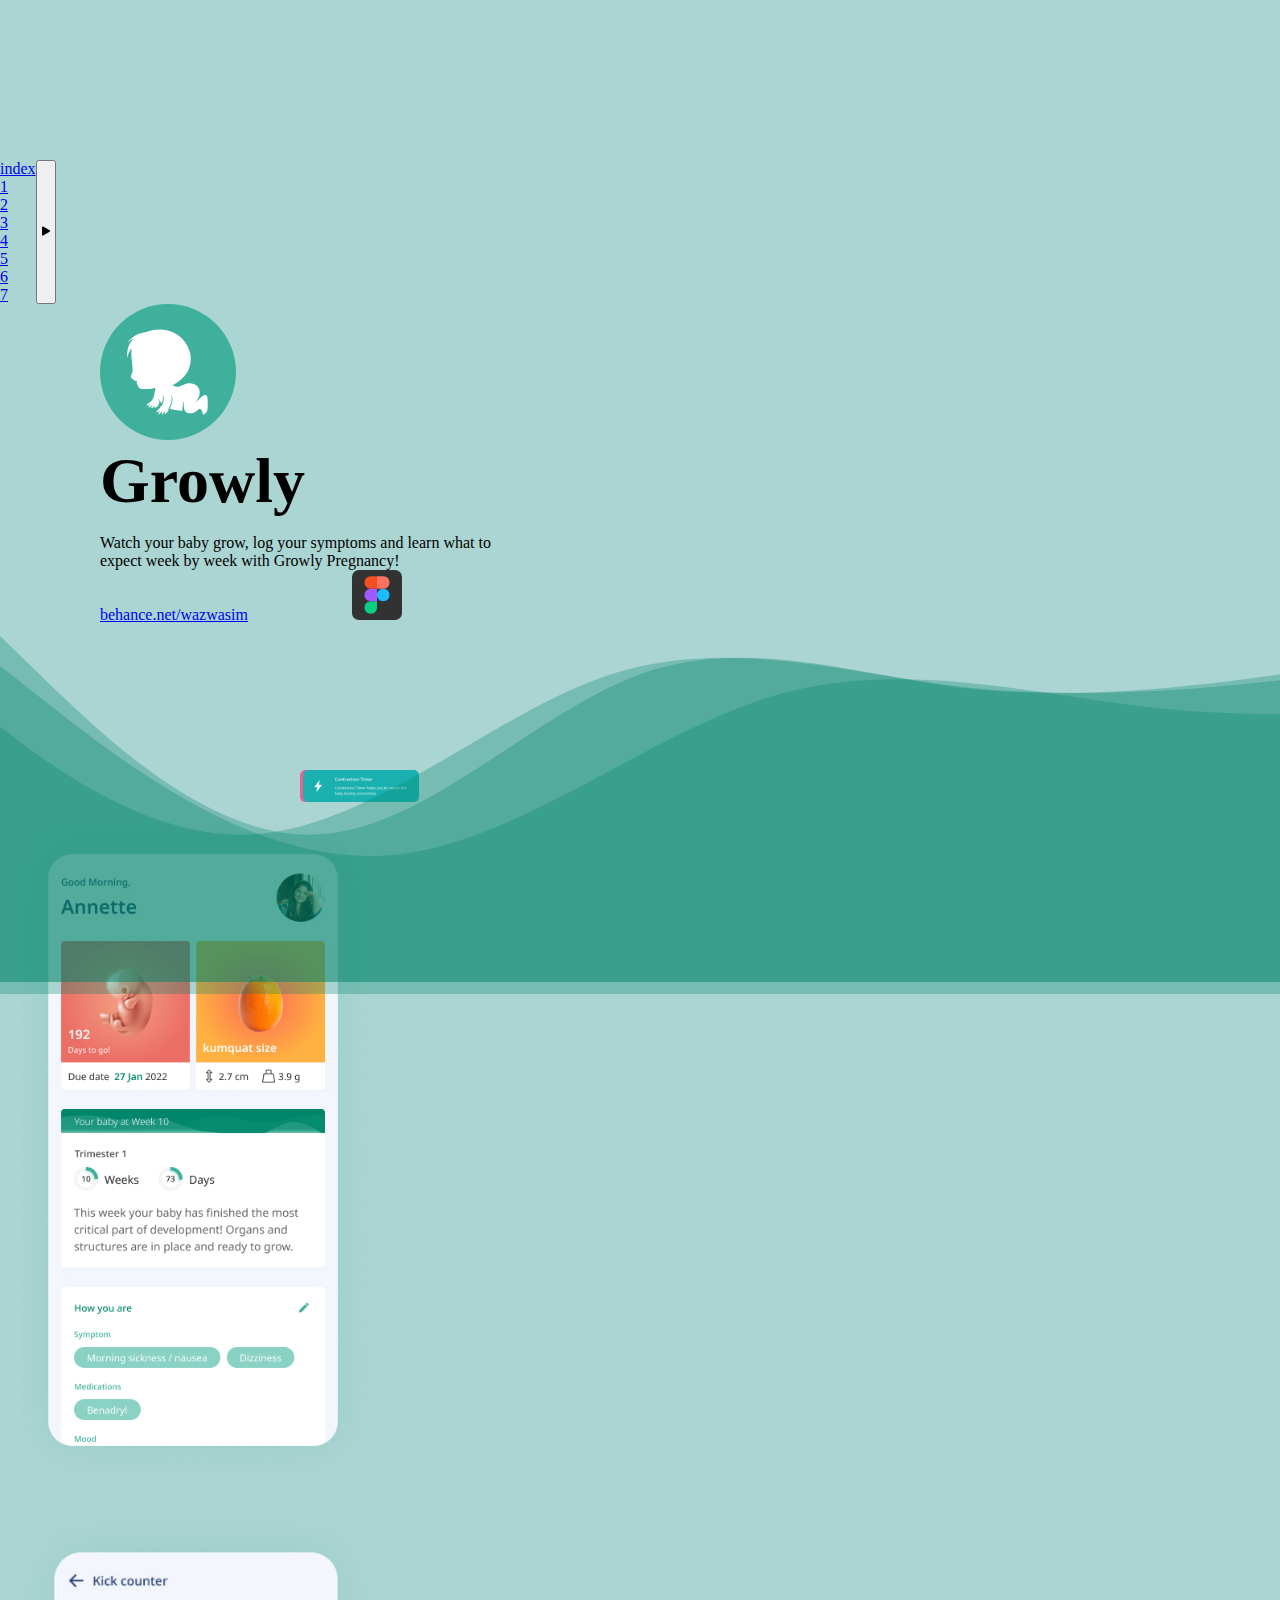
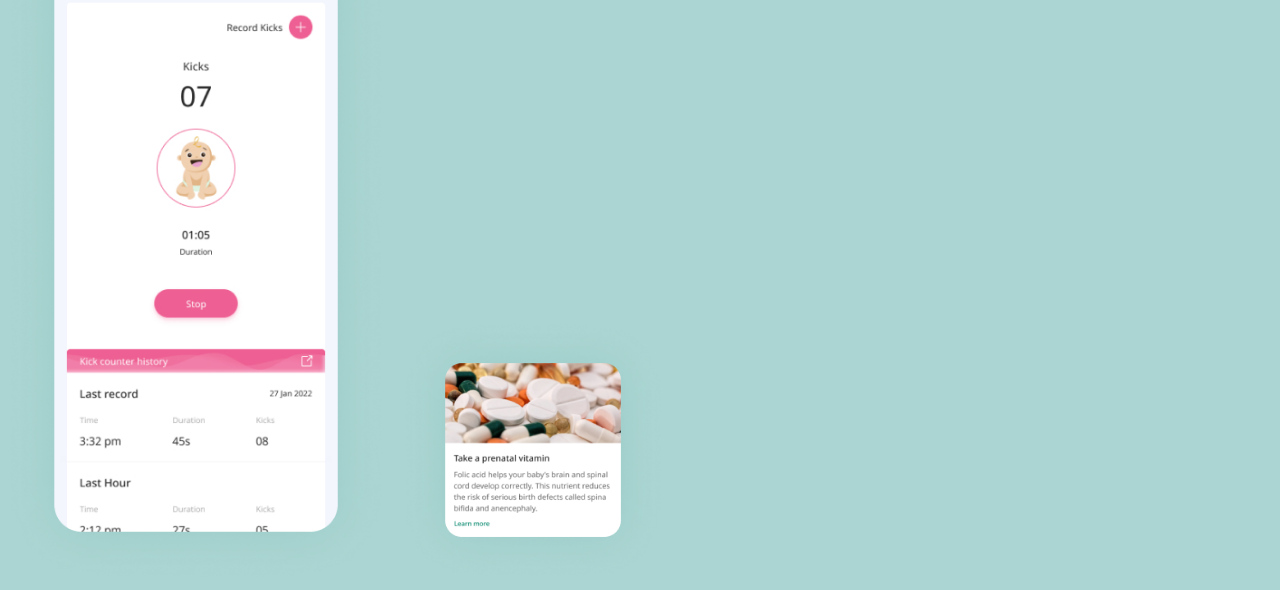
<file: index.html>
<!DOCTYPE html>
<html lang="en">
<head>
    <meta charset="UTF-8">
    <meta http-equiv="X-UA-Compatible" content="IE=edge">
    <meta name="viewport" content="width=device-width, initial-scale=1.0">
    <link rel="stylesheet" href="https://cdn.jsdelivr.net/npm/bootstrap-icons@1.3.0/font/bootstrap-icons.css">
    <link href="https://cdn.jsdelivr.net/npm/bootstrap@5.0.2/dist/css/bootstrap.min.css" rel="stylesheet" integrity="sha384-EVSTQN3/azprG1Anm3QDgpJLIm9Nao0Yz1ztcQTwFspd3yD65VohhpuuCOmLASjC" crossorigin="anonymous">
    <link rel="stylesheet" href="/css/style.css">
    <title> Growly | Mobile application </title>
</head>
<body style="background: rgba(171, 213, 210, 1);">
    <div id="nav" class="bg-white position-fixed " style="width: 7%;margin-top:10rem ;display: flex;left: -5%;z-index: 10000000;">
        
        <ul class="nav flex-column w-75">
            <li class="nav-item">
              <a class="nav-link active " aria-current="page" href="/index.html">index</a>
            </li>
            <li class="nav-item">
              <a class="nav-link " href="signin.html">1</a>
            </li>
            <li class="nav-item">
              <a class="nav-link " href="Profile.html">2</a>
            </li>
            <li class="nav-item">
              <a class="nav-link  " href="Kickcenter.html">3</a>
            </li>
            <li class="nav-item">
                <a class="nav-link " href="Howyouare.html">4</a>
              </li>
              <li class="nav-item">
                <a class="nav-link " href="Getstart.html">5</a>
              </li>
              <li class="nav-item">
                <a class="nav-link " href="Dashboard.html">6</a>
              </li>
              <li class="nav-item">
                <a class="nav-link " href="contractiontimer.html">7</a>
              </li>
          </ul>
        <button onclick="btn()" class="w-25 border-0 bg-white"><svg xmlns="http://www.w3.org/2000/svg" width="16" height="16" fill="currentColor" class="bi bi-play-fill" viewBox="0 0 16 16">
            <path d="m11.596 8.697-6.363 3.692c-.54.313-1.233-.066-1.233-.697V4.308c0-.63.692-1.01 1.233-.696l6.363 3.692a.802.802 0 0 1 0 1.393z"/>
          </svg></button>
    </div>
    <div class="w-100 d-flex" style="height: 20rem;">
        <div class="w-40 " style="height: 27rem;z-index: 1000;">
            <svg class="ml-100 mt-5" width="136" height="136" viewBox="0 0 136 136" fill="none" xmlns="http://www.w3.org/2000/svg">
                <circle cx="68" cy="68" r="68" fill="#3EB09B"/>
                <path fill-rule="evenodd" clip-rule="evenodd" d="M53.2742 26.1214C51.8278 26.4079 49.3764 27.0542 47.8267 27.5573C46.277 28.0604 43.7704 28.6578 42.2568 28.8849C37.8807 29.5406 33.3094 32.1341 29.6742 36.0229C27.6523 38.1863 27.3765 38.8338 29.0927 37.3889C30.3324 36.3448 33.1531 34.7822 33.3826 35.0123C33.457 35.0867 32.8728 35.774 32.0843 36.5399C29.0799 39.4579 27.1567 45.1165 27.2007 50.9089L27.2266 54.2927L27.73 52.2248C28.3728 49.5858 29.4556 47.1235 30.6972 45.4763L31.6744 44.1799L31.4448 47.5442C31.2848 49.8858 31.4636 53.1381 32.0324 58.2405C32.8969 65.9937 32.8311 67.9984 31.6364 70.3423C30.8952 71.7959 30.7303 73.1622 31.2081 73.8852C31.3599 74.1149 32.0287 74.5819 32.694 74.9233C33.3597 75.2643 34.084 75.8802 34.3042 76.2915C34.5916 76.8295 35.0909 77.0397 36.0808 77.0397C37.1519 77.0397 37.3574 77.1401 37.0069 77.4909C36.3509 78.1474 36.44 78.7418 37.558 81.1793C39.0728 84.4819 40.4339 85.1301 45.7604 85.0854C48.2009 85.0647 50.9408 84.7959 52.4522 84.4289C53.8599 84.0871 55.1049 83.8074 55.2191 83.8074C55.5715 83.8074 54.9614 87.9838 54.1856 90.8845C53.051 95.1264 52.2429 96.3953 49.3125 98.5351C46.0982 100.882 45.65 102.43 48.6318 100.887C50.1717 100.09 50.4366 100.502 49.2081 101.785C47.9747 103.074 47.9514 103.359 49.0796 103.359C49.5804 103.359 50.3874 102.875 50.9607 102.231C52.1171 100.932 52.9571 100.691 52.3462 101.834C52.131 102.236 51.7872 102.669 51.5817 102.796C51.0137 103.147 51.1354 104.111 51.7478 104.111C52.0445 104.111 52.9083 103.476 53.6664 102.701C55.0196 101.317 55.2045 101.506 54.4035 103.453C54.0098 104.41 54.6916 104.27 56.5573 103.009C57.9402 102.075 58.2896 101.568 58.8584 99.6679L59.5286 97.4278L58.5458 95.4114C57.4173 93.0968 57.9117 93.6371 59.9535 96.9503C60.7346 98.217 61.531 99.1558 61.7242 99.0366C62.3455 98.6524 62.8493 96.1021 62.876 93.207C62.9109 89.3859 63.5834 90.9992 63.6424 95.0459C63.6976 98.8287 62.7272 100.815 58.8295 104.898C56.7177 107.11 56.0776 108.006 56.3879 108.317C56.6982 108.628 57.1644 108.466 58.1656 107.702C59.8006 106.454 60.2886 106.714 59.1646 108.236C58.2303 109.501 58.1461 109.986 58.8156 110.247C59.074 110.347 59.9051 109.727 60.6632 108.868C61.421 108.01 62.1705 107.437 62.3286 107.595C62.4868 107.753 62.4162 108.083 62.1716 108.328C61.6843 108.816 61.5573 110.506 62.0089 110.497C62.577 110.485 63.1397 109.91 63.7506 108.716C64.7372 106.79 65.5111 107.138 64.7421 109.162C64.1872 110.623 65.0028 110.386 66.8786 108.544C68.216 107.23 68.4895 106.719 68.4895 105.533C68.4895 104.554 68.8314 103.632 69.5745 102.605C71.6292 99.7668 72.225 95.8757 71.3019 91.3271C71.1348 90.5033 71.1787 90.5266 71.657 91.5151C73.059 94.4135 72.6826 98.9125 70.7339 102.54L69.6587 104.543L70.924 105.072C72.5575 105.755 78.2225 106.742 80.5063 106.742H82.281L82.4944 104.205C82.7097 101.648 83.8593 96.4318 84.1445 96.7175C84.229 96.8021 84.1227 97.9707 83.9081 99.3145C83.5073 101.826 83.7996 104.587 84.6573 106.393C85.4477 108.058 87.121 109.056 89.483 109.27C92.3018 109.526 93.7718 109.019 96.8837 106.72C98.2669 105.699 99.5574 104.862 99.752 104.862C100.682 104.862 102.25 107.079 102.5 108.749C102.821 110.89 103.544 111.038 105.459 109.355C107.428 107.625 107.747 106.247 107.725 99.5698C107.704 93.116 107.334 91.4733 105.816 91.0917C104.379 90.7308 102.962 91.5617 99.2588 94.9328C95.7104 98.1636 94.507 98.9193 96.8209 96.4637C99.2674 93.8676 100.336 88.9339 99.243 85.282C98.2549 81.9824 95.1487 79.7047 91.2048 79.3877C88.2789 79.1527 85.6322 79.7287 81.9095 81.4109C79.7842 82.3711 78.4269 82.7471 77.121 82.737C75.4011 82.7238 72.985 81.8557 73.0087 81.2597C73.0143 81.1101 74.3247 80.2262 75.9203 79.2956C79.9777 76.9288 85.8899 70.9954 87.7375 67.4352C90.6867 61.753 91.5774 54.6537 90.0938 48.653C89.2099 45.0774 86.8321 40.2903 84.3868 37.1622C77.3381 28.1468 65.055 23.7881 53.2742 26.1214Z" fill="white"/>
            </svg>
            <h1 class="text-white font-figma ml-100 " style="font-size: 64px;">Growly</h1>
            <p class="ml-100 mt-16 text-white">Watch your baby grow, log your symptoms and learn what to expect week by week with Growly Pregnancy!</p>
            <a href="https://behance.net/wazwasim" class="text-success ml-100">behance.net/wazwasim</a>
            <a  href="https://www.figma.com/file/qs0E4ymPJ9IFI4xhPf98GY/Growly-%7C-Mobile-application-(Community)?node-id=79%3A2" class="d-grid ml-100 mt-8">
                <svg width="50" height="50" viewBox="0 0 50 50" fill="none" xmlns="http://www.w3.org/2000/svg">
                    <rect width="50" height="50" rx="7" fill="#323232"/>
                    <path fill-rule="evenodd" clip-rule="evenodd" d="M25 25C25 21.5482 27.7982 18.75 31.25 18.75C34.7018 18.75 37.5 21.5482 37.5 25C37.5 28.4518 34.7018 31.25 31.25 31.25C27.7982 31.25 25 28.4518 25 25Z" fill="#1ABCFE"/>
                    <path fill-rule="evenodd" clip-rule="evenodd" d="M12.5 37.5C12.5 34.0482 15.2982 31.25 18.75 31.25H25V37.5C25 40.9518 22.2018 43.75 18.75 43.75C15.2982 43.75 12.5 40.9518 12.5 37.5Z" fill="#0ACF83"/>
                    <path fill-rule="evenodd" clip-rule="evenodd" d="M25 6.25V18.75H31.25C34.7018 18.75 37.5 15.9518 37.5 12.5C37.5 9.04822 34.7018 6.25 31.25 6.25H25Z" fill="#FF7262"/>
                    <path fill-rule="evenodd" clip-rule="evenodd" d="M12.5 12.5C12.5 15.9518 15.2982 18.75 18.75 18.75H25V6.25H18.75C15.2982 6.25 12.5 9.04822 12.5 12.5Z" fill="#F24E1E"/>
                    <path fill-rule="evenodd" clip-rule="evenodd" d="M12.5 25C12.5 28.4518 15.2982 31.25 18.75 31.25H25V18.75H18.75C15.2982 18.75 12.5 21.5482 12.5 25Z" fill="#A259FF"/>
                    </svg>
                    
                </a>
                
        </div>
        <div class="w-60  d-none d-lg-flex" style="height: 42rem" >
           
            
          <img  src="/img/Kick1.png" alt="" style="background-repeat: no-repeat;background-size:cover;height: 2rem; margin-left: 300px;">
          <img  src="/img/Contraction Timer.png" alt="" style="background-repeat: no-repeat;background-size:cover;height: 2rem; margin-left: -117px;margin-top: 2rem;margin-top: 34px;">  
          <img  src="/img/Dashboard.png" alt="" style="background-repeat: no-repeat;background-size:cover;height: 43rem;" class="position-absolute">
          <img  src="/img/Kick counter.png" alt="" style="background-repeat: no-repeat;background-size:cover;height: 43rem;top: -36px;right: 30px;" class="position-absolute" >
          <img  src="/img/drug1.png" alt="" style="background-repeat: no-repeat;background-size:cover;height: 17rem;right: 208px;  top: 420px;" class="position-absolute"> 
     

        </div>
    </div>
    <div class="w-100" style="height: 20rem;">
        <svg width="100%" height="370" viewBox="0 0 1440 389" fill="none" xmlns="http://www.w3.org/2000/svg">
            <path opacity="0.3" fill-rule="evenodd" clip-rule="evenodd" d="M0 0L60 58C120 115 240 231 360 223C480 216 600 87 720 43C840 0 960 43 1080 58C1200 72 1320 58 1380 51L1440 43V389H1380C1320 389 1200 389 1080 389C960 389 840 389 720 389C600 389 480 389 360 389C240 389 120 389 60 389H0V0Z" fill="#00866A"/>
            <path opacity="0.3" fill-rule="evenodd" clip-rule="evenodd" d="M-12 24L61.5417 82C135.083 139 282.167 255 429.25 247C576.333 240 723.417 111 870.5 67C1017.58 24 1164.67 67 1311.75 82C1458.83 96 1605.92 82 1679.46 75L1753 67V413H1679.46C1605.92 413 1458.83 413 1311.75 413C1164.67 413 1017.58 413 870.5 413C723.417 413 576.333 413 429.25 413C282.167 413 135.083 413 61.5417 413H-12V24Z" fill="#00866A"/>
            <path opacity="0.3" fill-rule="evenodd" clip-rule="evenodd" d="M-120 0L-52.7083 58C14.5833 115 149.167 231 283.75 223C418.333 216 552.917 87 687.5 43C822.083 0 956.667 43 1091.25 58C1225.83 72 1360.42 58 1427.71 51L1495 43V389H1427.71C1360.42 389 1225.83 389 1091.25 389C956.667 389 822.083 389 687.5 389C552.917 389 418.333 389 283.75 389C149.167 389 14.5833 389 -52.7083 389H-120V0Z" fill="#00866A"/>
        </svg>
            
    </div>
    <script>
        let i=0
    function btn(){
        i++
         if(!(i%2)==0){
        const myElement = document.getElementById("nav");
      return  myElement.style.left = 0;
    } if(i%2==0){
            const myElement = document.getElementById("nav");
      return   myElement.style.left = "-5%";
        } 
        
    }
</script>
</body>
</html>
</file>
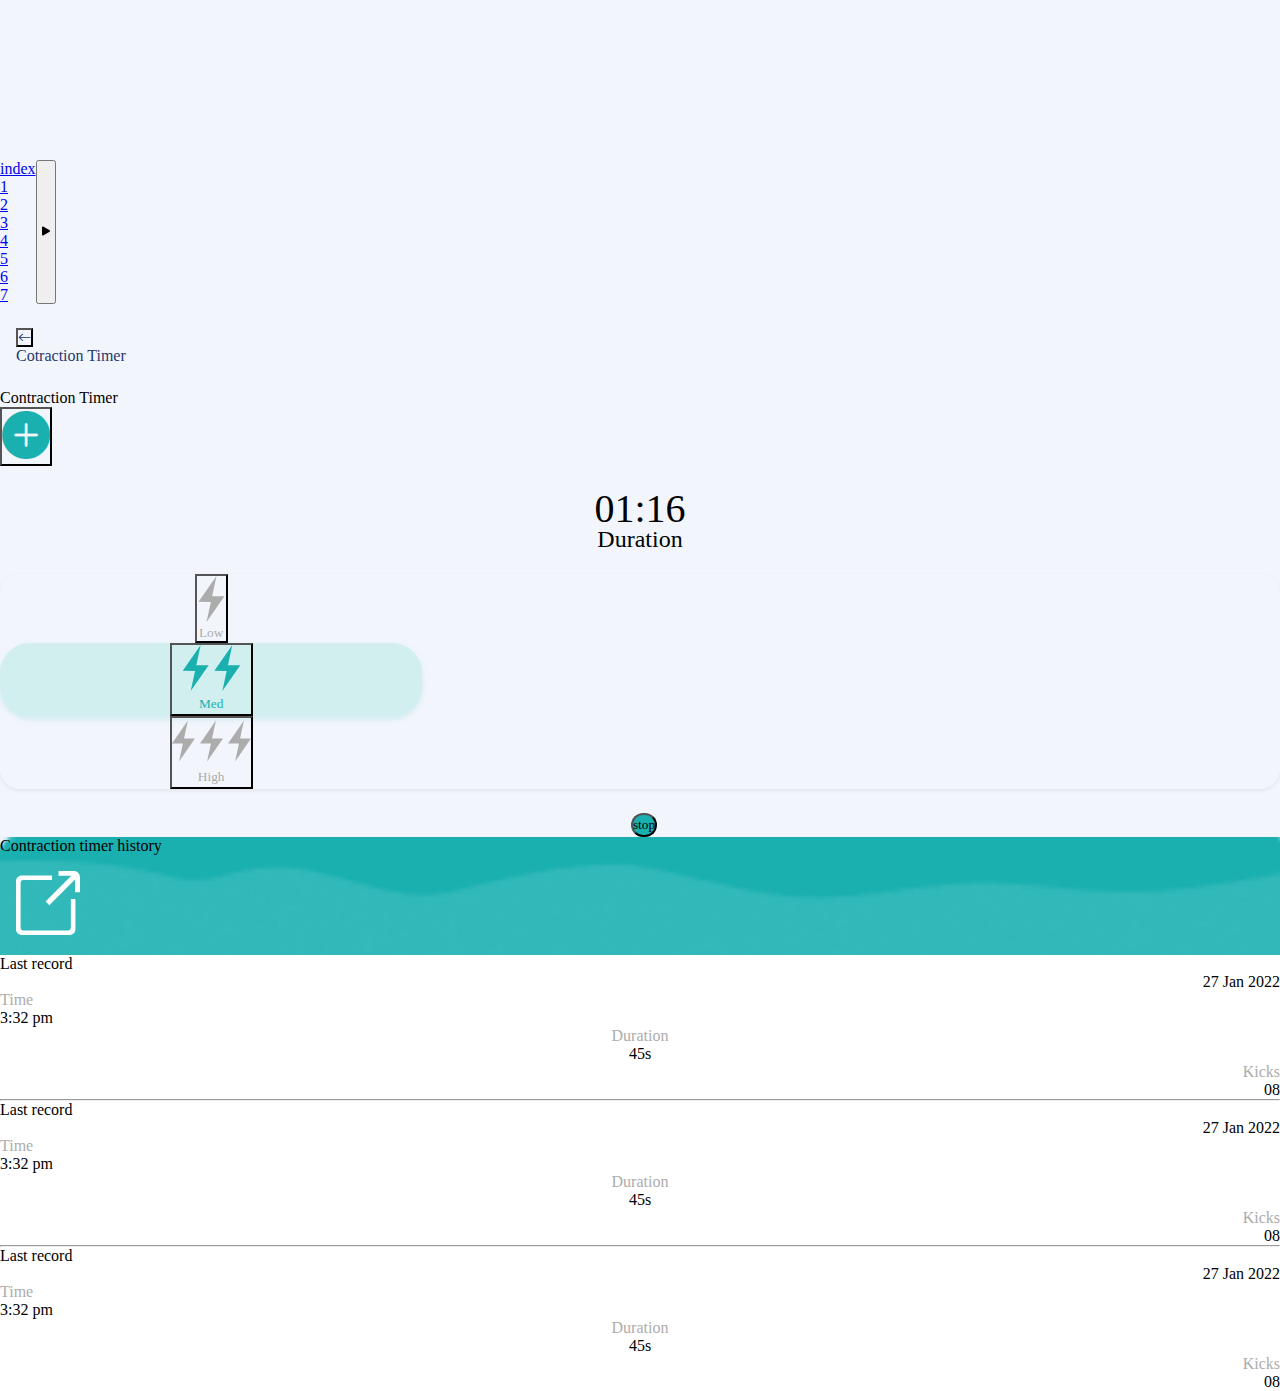
<file: contractiontimer.html>
<!DOCTYPE html>
<html lang="en">
<head>
    <meta charset="UTF-8">
    <meta http-equiv="X-UA-Compatible" content="IE=edge">
    <link href="https://cdn.jsdelivr.net/npm/bootstrap@5.2.0/dist/css/bootstrap.min.css" rel="stylesheet" integrity="sha384-gH2yIJqKdNHPEq0n4Mqa/HGKIhSkIHeL5AyhkYV8i59U5AR6csBvApHHNl/vI1Bx" crossorigin="anonymous">   
    <meta name="viewport" content="width=device-width, initial-scale=1.0">
    <link rel="stylesheet" href="https://cdn.jsdelivr.net/npm/bootstrap-icons@1.3.0/font/bootstrap-icons.css">
    <link rel="stylesheet" href="/css/style.css">
    <title>Kickcenter</title>
</head>
<body style="background-color: #F2F6FC;">
    <div id="nav" class="bg-white position-fixed " style="width: 7%;margin-top:10rem ;display: flex;left: -5%;z-index: 10000000;">
        
        <ul class="nav flex-column w-75">
            <li class="nav-item">
              <a class="nav-link active " aria-current="page" href="/index.html">index</a>
            </li>
            <li class="nav-item">
              <a class="nav-link " href="signin.html">1</a>
            </li>
            <li class="nav-item">
              <a class="nav-link " href="Profile.html">2</a>
            </li>
            <li class="nav-item">
              <a class="nav-link  " href="Kickcenter.html">3</a>
            </li>
            <li class="nav-item">
                <a class="nav-link " href="Howyouare.html">4</a>
              </li>
              <li class="nav-item">
                <a class="nav-link " href="Getstart.html">5</a>
              </li>
              <li class="nav-item">
                <a class="nav-link " href="Dashboard.html">6</a>
              </li>
              <li class="nav-item">
                <a class="nav-link " href="contractiontimer.html">7</a>
              </li>
          </ul>
        <button onclick="btn()" class="w-25 border-0 bg-white"><svg xmlns="http://www.w3.org/2000/svg" width="16" height="16" fill="currentColor" class="bi bi-play-fill" viewBox="0 0 16 16">
            <path d="m11.596 8.697-6.363 3.692c-.54.313-1.233-.066-1.233-.697V4.308c0-.63.692-1.01 1.233-.696l6.363 3.692a.802.802 0 0 1 0 1.393z"/>
          </svg></button>
    </div>
   <div  class="mx-5">
     <div class="container">
        <div class="ml-16 d-flex  mt-24 ">
            <div class="w-40">
                <button class="border-0" style="background-color: rgba(62, 176, 155, 0);"><i class="bi bi-arrow-left col-1 display-1" style="color: rgba(37, 57, 111, 1);"></i></button>
                    
            </div>
            <p class=" w-75 h1  my-auto  align-items-center " style="color:#25396F">Cotraction Timer</p>
                
        </div>
     </div>    


        <div class="mt-24 rounded-3 p-3 bg-white">
            <div class="justify-content-end d-flex">
                <p class="mr-16 h2 mt-3">Contraction Timer</p>
                <button class="border-0 background-0"><i class="bi bi-plus-circle-fill" style="font-size: 3rem;color: #1AB0B0"></i></button>
                    
                    
            </div>
            <div class="text-align-center mt-32">
                <p class=" font-family-sans font-weight-400 line-height-22 font-style-normal " style="font-size:40px;">01:16</p>

                <p class="mt-8 font-family-sans font-weight-400 line-height-22" style="font-size: 24px;">Duration</p>

              
                <div class="mt-24  bg-white p-3 d-flex mx-auto " style="border-radius: 20px;box-shadow: 0px 1px 4px rgba(0, 0, 0, 0.04), 0px 2px 4px rgba(0, 0, 0, 0.04);">
                    <div class="w-33 ms-2 ">
                        <button class="d-flex mx-auto  background-0 mt-4 border-0">
                                <svg class="d-none d-lg-flex" width="29" height="46" viewBox="0 0 9 16" fill="none" xmlns="http://www.w3.org/2000/svg">
                                   <path d="M4.71667 7L6.23339 0L0 8.93528L4.28333 9L2.76661 16L9 7.06472L4.71667 7Z" fill="#ACACAC"/>
                                </svg>
                                <p class="h4 font-family-sans" style="color:#ACACAC;">Low</p>
                        </button>
                    </div>
                    <div class="w-33 my-auto py-auto d-flex justify-content-center " style="background-color:#D1EFEF;border-radius: 30px ;box-shadow: 0px 2px 8px rgba(26, 176, 176, 0.08), 0px 4px 4px rgba(26, 176, 176, 0.08);">
                        <button class="d-flex mx-auto  background-0 mt-4 border-0">
                            <svg class="d-none d-lg-flex" width="79" height="46" viewBox="0 0 20 16" fill="none" xmlns="http://www.w3.org/2000/svg">
                                <path d="M15.7167 7L17.2334 0L11 8.93528L15.2833 9L13.7666 16L20 7.06472L15.7167 7Z" fill="#1AB0B0"/>
                                <path d="M4.71667 7L6.23339 0L0 8.93528L4.28333 9L2.76661 16L9 7.06472L4.71667 7Z" fill="#1AB0B0"/>
                            </svg>                            
                            <p class="h4 font-family-sans font-weight-500 font-style-normal line-height-150" style="color:#1AB0B0;">Med</p>
                        </button>
                    </div>
                    <div class="w-33 mr-16  d-flex justify-content-center ">
                        <button class="d-flex mx-auto  background-0 mt-4 border-0">
                            <svg class="d-none d-lg-flex" width="79" height="46" viewBox="0 0 31 16" fill="none" xmlns="http://www.w3.org/2000/svg">
                                <path d="M26.7167 7L28.2334 0L22 8.93528L26.2833 9L24.7666 16L31 7.06472L26.7167 7Z" fill="#ACACAC"/>
                                <path d="M15.7167 7L17.2334 0L11 8.93528L15.2833 9L13.7666 16L20 7.06472L15.7167 7Z" fill="#ACACAC"/>
                                <path d="M4.71667 7L6.23339 0L0 8.93528L4.28333 9L2.76661 16L9 7.06472L4.71667 7Z" fill="#ACACAC"/>
                            </svg>
                            <p class="h4 font-family-sans font-weight-500 font-style-normal line-height-150" style="color:#ACACAC;">High</p>
                        </button>    
                    </div>
               
                </div>
              
                
                    
                <div class="mt-24 text-align-center ">
                    <button class="w-25 p-2  text-white  font-family-sans font-style-normal font-weight-400 line-height-150 h5 ml-8 border-0" style="border-radius: 30px;background-color: #1AB0B0;">stop</button>
                </div>
            </div>
        </div>
        
        <div id="div-5" style="width: 100%;" class="d-flex  justify-content-between gx-4">
            <p class="ms-2 h2 my-auto text-white" >Contraction timer history</p>
            <svg style="padding: 1rem;" width="64" height="64" viewBox="0 0 14 14" fill="none" xmlns="http://www.w3.org/2000/svg">
                <path d="M12.6617 0H9.30829V1.06466H12.0906L6.46936 6.68541L7.28821 7.50441L12.9186 1.87435V4.6651H13.9999V1.33826C14 0.599167 13.4008 0 12.6617 0Z" fill="white"/>
                <path d="M11.9959 12.4207C11.9959 12.7469 11.7413 13.0112 11.4273 13.0112H1.57265C1.25864 13.0112 1.00404 12.7469 1.00404 12.4207V2.57908C1.00404 2.25297 1.25864 1.98862 1.57265 1.98862H7.85763V1H1.24267C0.556369 1 0 1.55637 0 2.24267V12.7573C0 13.4436 0.556369 14 1.24267 14H11.7573C12.4436 14 13 13.4436 13 12.7573V6.11768H11.996V12.4207H11.9959Z" fill="white"/>
            </svg>      
        </div>

        <div  style="width: 100%;height: 100%;background-color: white;">

            
                
            
            <div class="mb-5">
                <div class="container">
                    <div class="  bg-white p-5 row">
                        <p class="h2 col-6   font-family-sans ">Last record</p>
                        <p class="h3 col-6 text-align-end my-auto   font-family-sans  ">27 Jan 2022</p>
                    </div>
                    <div class="p-5 bg-white d-flex ">
                        <div class="col-4  text-align-left">
                            <p class="h5 font-family-sans " style="color:#ACACAC;">Time</p>
                            <p class="h3 font-family-sans ">3:32 pm</p>
                        </div>
                        <div class="col-4  text-align-center">
                            <p class="h5 font-family-sans " style="color:#ACACAC;">Duration</p>
                            <p class="h3 font-family-sans ">45s</p>
                        </div>
                        <div class="col-4  text-align-end">
                            <p class="h5 font-family-sans " style="color:#ACACAC;">Kicks</p>
                            <p class="h3 font-family-sans ">08</p>
                    </div>
                </div>
                </div>

                <hr>

                <div class="container">
                    <div class="  bg-white p-5 row">
                        <p class="h2 col-6   font-family-sans ">Last record</p>
                        <p class="h3 col-6 text-align-end my-auto   font-family-sans  ">27 Jan 2022</p>
                    </div>
                    <div class="p-5 bg-white d-flex ">
                        <div class="col-4  text-align-left">
                            <p class="h5 font-family-sans " style="color:#ACACAC;">Time</p>
                            <p class="h3 font-family-sans ">3:32 pm</p>
                        </div>
                        <div class="col-4  text-align-center">
                            <p class="h5 font-family-sans " style="color:#ACACAC;">Duration</p>
                            <p class="h3 font-family-sans ">45s</p>
                        </div>
                        <div class="col-4  text-align-end">
                            <p class="h5 font-family-sans " style="color:#ACACAC;">Kicks</p>
                            <p class="h3 font-family-sans ">08</p>
                    </div>
                </div>
                </div>

                <hr>
                <div class="container">
                    <div class="  bg-white p-5 row">
                        <p class="h2 col-6   font-family-sans ">Last record</p>
                        <p class="h3 col-6 text-align-end my-auto   font-family-sans  ">27 Jan 2022</p>
                    </div>
                    <div class="p-5 bg-white d-flex ">
                        <div class="col-4  text-align-left">
                            <p class="h5 font-family-sans " style="color:#ACACAC;">Time</p>
                            <p class="h3 font-family-sans ">3:32 pm</p>
                        </div>
                        <div class="col-4  text-align-center">
                            <p class="h5 font-family-sans " style="color:#ACACAC;">Duration</p>
                            <p class="h3 font-family-sans ">45s</p>
                        </div>
                        <div class="col-4  text-align-end">
                            <p class="h5 font-family-sans " style="color:#ACACAC;">Kicks</p>
                            <p class="h3 font-family-sans ">08</p>
                    </div>
                </div>
                </div>
        </div>
     </div>

     
   </div>
   <script>
    let i=0
        function btn(){
            i++
            if(!(i%2)==0){
            const myElement = document.getElementById("nav");
        return  myElement.style.left = 0;
        } if(i%2==0){
                const myElement = document.getElementById("nav");
        return   myElement.style.left = "-5%";
            } 
            
        }
    </script>

</body>
</html>
</file>
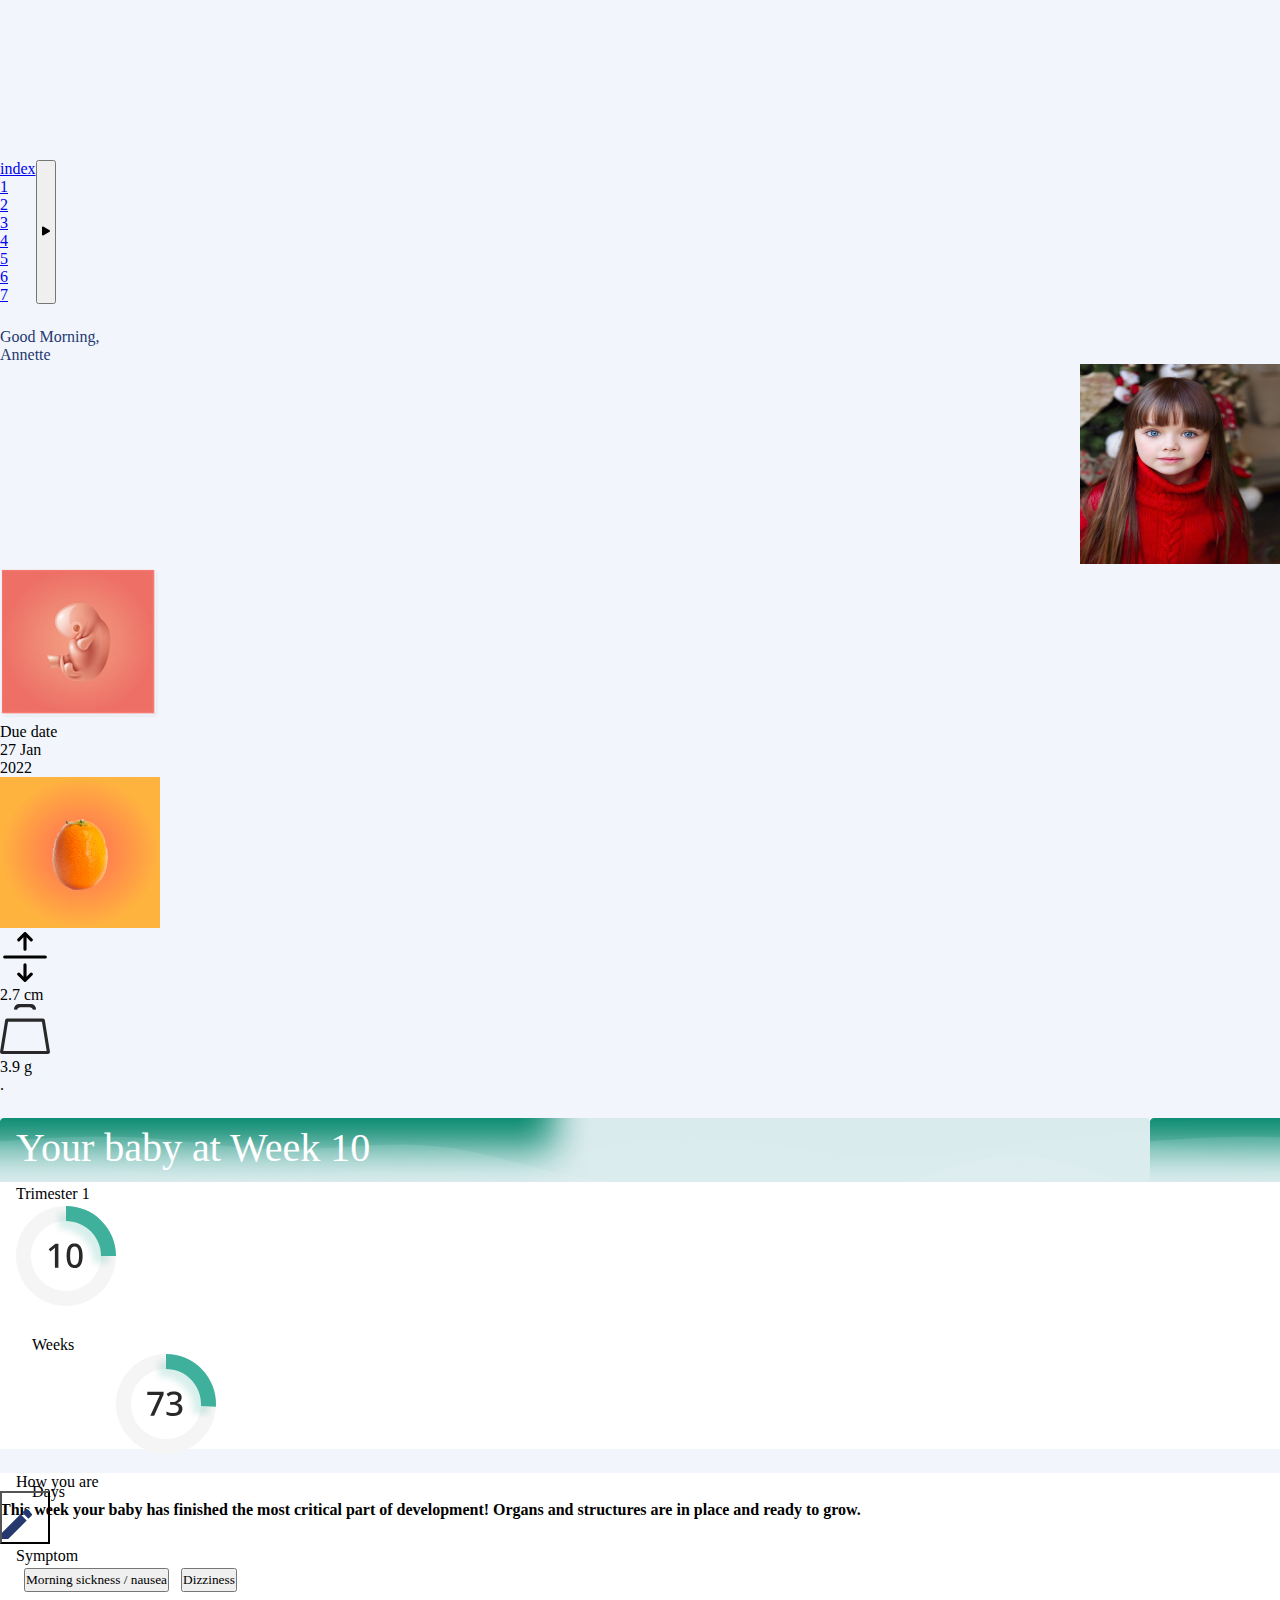
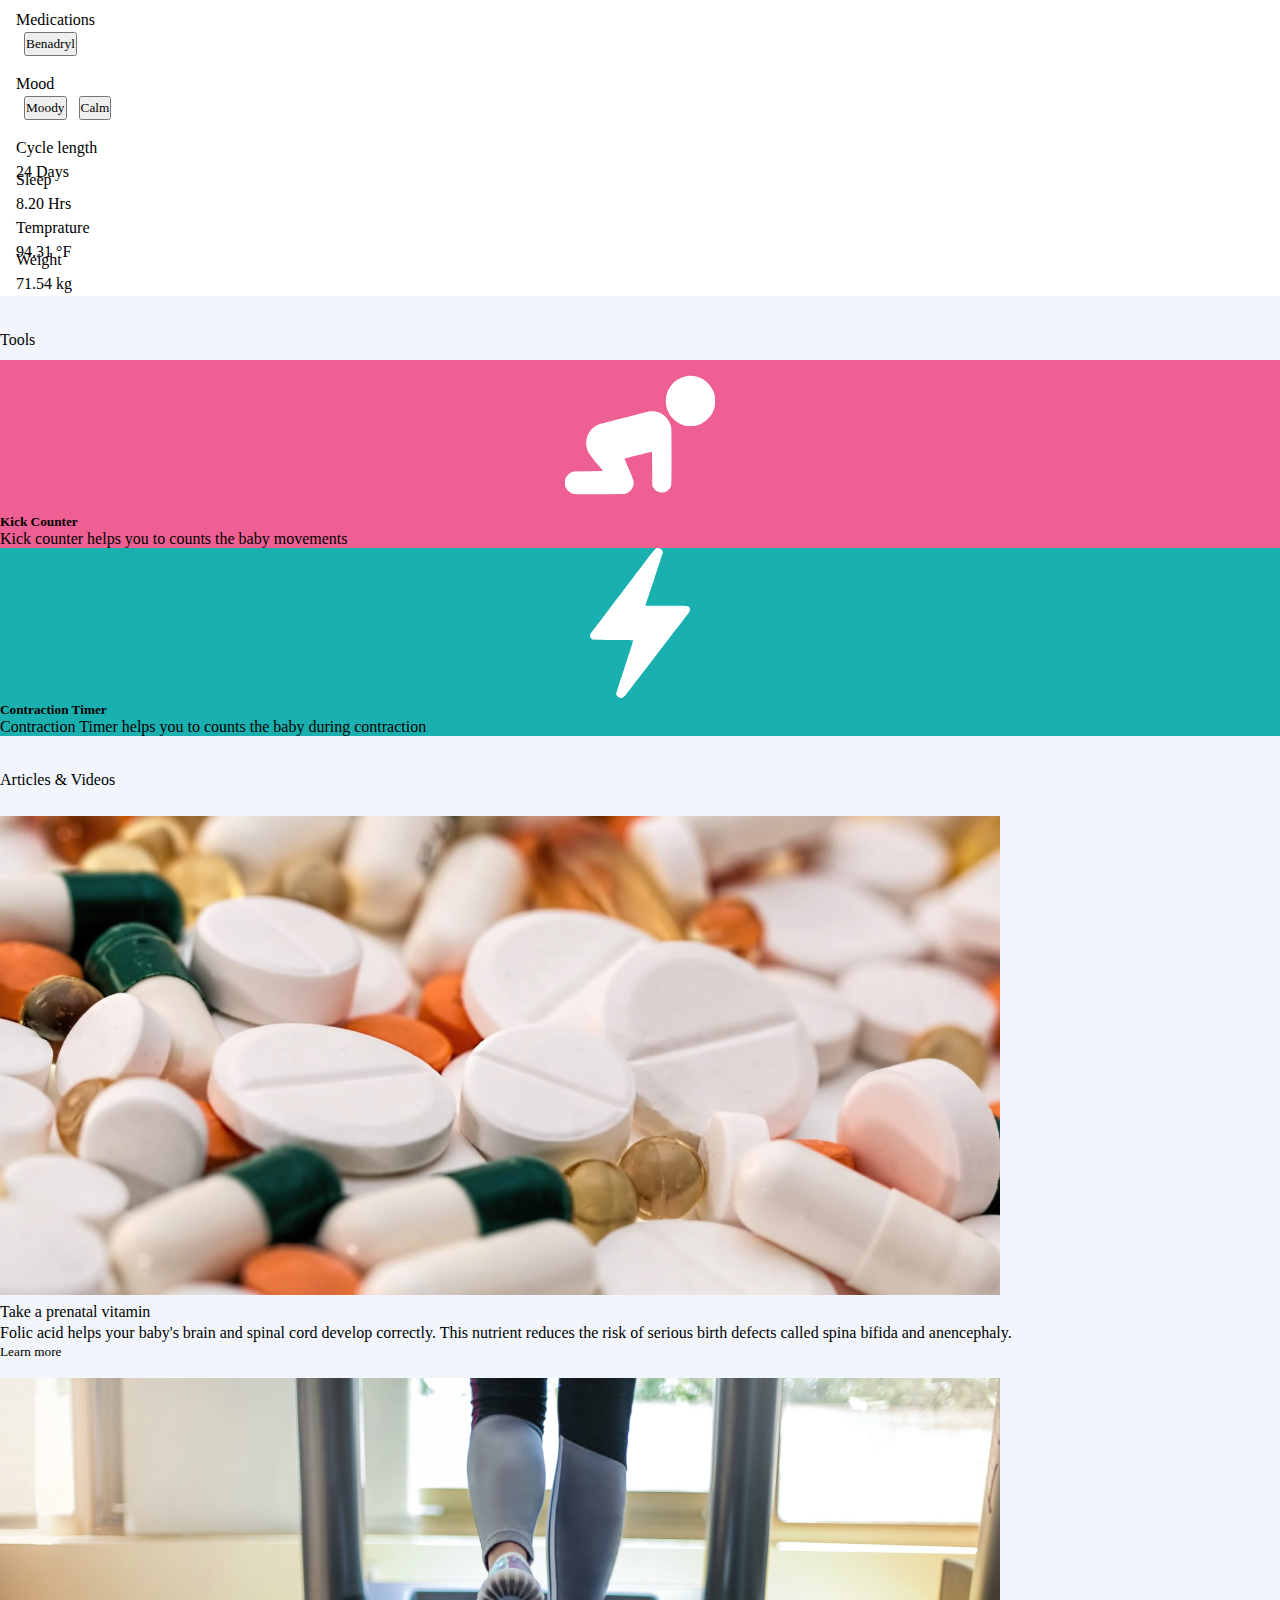
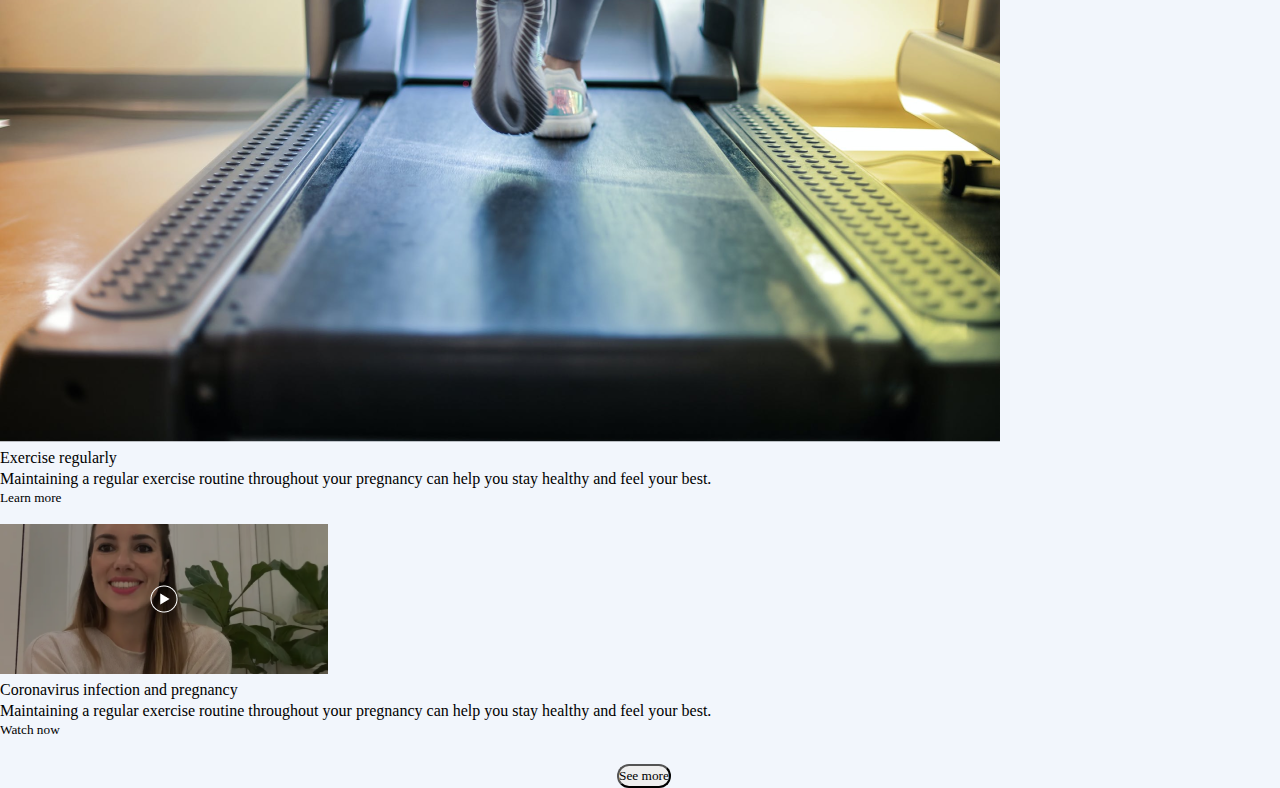
<file: Dashboard.html>
<!DOCTYPE html>
<html lang="en">
<head>
    <meta charset="UTF-8">
    <meta http-equiv="X-UA-Compatible" content="IE=edge">
    <link href="https://cdn.jsdelivr.net/npm/bootstrap@5.0.2/dist/css/bootstrap.min.css" rel="stylesheet" integrity="sha384-EVSTQN3/azprG1Anm3QDgpJLIm9Nao0Yz1ztcQTwFspd3yD65VohhpuuCOmLASjC" crossorigin="anonymous">
    <meta name="viewport" content="width=device-width, initial-scale=1.0">
    <link rel="stylesheet" href="/css/style.css">
    <title>Dashboard</title>
</head>
<body style="background-color: #F2F6FC;">
    <div id="nav" class="bg-white position-fixed " style="width: 7%;margin-top:10rem ;display: flex;left: -5%;z-index: 10000000;">
        
        <ul class="nav flex-column w-75">
            <li class="nav-item">
              <a class="nav-link active " aria-current="page" href="/index.html">index</a>
            </li>
            <li class="nav-item">
              <a class="nav-link " href="signin.html">1</a>
            </li>
            <li class="nav-item">
              <a class="nav-link " href="Profile.html">2</a>
            </li>
            <li class="nav-item">
              <a class="nav-link  " href="Kickcenter.html">3</a>
            </li>
            <li class="nav-item">
                <a class="nav-link " href="Howyouare.html">4</a>
              </li>
              <li class="nav-item">
                <a class="nav-link " href="Getstart.html">5</a>
              </li>
              <li class="nav-item">
                <a class="nav-link " href="Dashboard.html">6</a>
              </li>
              <li class="nav-item">
                <a class="nav-link " href="contractiontimer.html">7</a>
              </li>
          </ul>
        <button onclick="btn()" class="w-25 border-0 bg-white"><svg xmlns="http://www.w3.org/2000/svg" width="16" height="16" fill="currentColor" class="bi bi-play-fill" viewBox="0 0 16 16">
            <path d="m11.596 8.697-6.363 3.692c-.54.313-1.233-.066-1.233-.697V4.308c0-.63.692-1.01 1.233-.696l6.363 3.692a.802.802 0 0 1 0 1.393z"/>
          </svg></button>
    </div>
<div class="mx-5">
    <div class="justify-content-between d-flex mt-24 ">
        <div class="w-100" >
            <p class="display-1 font-family-sans " style=" color: #25396F;">
                Good Morning,
            </p>
            <p class="fs-1 font-family-sans w-50" style=" color: #25396F;">
                Annette
            </p>
        </div>
        <div class="my-auto text-align-end w-100 ms-5">
            <img src="/img/girl112.jpeg"  alt="img" class="rounded-circle  " width="200px" height="200px" style="width:30%+0.10rem; height:auto; ">

           </div>
            
            
    </div>


    <div class="container">
        <div class="d-flex w-100 gap-5 mt-5">
            <div class="card w-50 mx-auto" >
                <img src="/img/babymo.png" class="card-img-top" alt="...">
                <div class="card-body d-flex justify-content-start">
                  <p class="card-text h2 font-family-sans p-1">Due date </p>  
                  <p class="p-1 text-success h2 font-family-sans">27 Jan</p> 
                  <p class="h2 p-1 font-family-sans">2022</p>
                </div>
              </div>
              <div class="card w-50 mx-auto">
                <img src="/img/orang.png" class="card-img-top" alt="...">
                <div class="card-body d-flex justify-content-start">
                  <p class="card-text h2 font-family-sans p-1"><svg  xmlns="http://www.w3.org/2000/svg" width="50" height="50" fill="currentColor" class=" bi bi-arrows-expand" viewBox="0 0 16 16">
                    <path fill-rule="evenodd" d="M1 8a.5.5 0 0 1 .5-.5h13a.5.5 0 0 1 0 1h-13A.5.5 0 0 1 1 8zM7.646.146a.5.5 0 0 1 .708 0l2 2a.5.5 0 0 1-.708.708L8.5 1.707V5.5a.5.5 0 0 1-1 0V1.707L6.354 2.854a.5.5 0 1 1-.708-.708l2-2zM8 10a.5.5 0 0 1 .5.5v3.793l1.146-1.147a.5.5 0 0 1 .708.708l-2 2a.5.5 0 0 1-.708 0l-2-2a.5.5 0 0 1 .708-.708L7.5 14.293V10.5A.5.5 0 0 1 8 10z"/>
                  </svg><p class="h2 font-family-sans p-1 pe-5"> 2.7 cm</p> <svg width="50" height="50" viewBox="0 0 16 16" fill="none" xmlns="http://www.w3.org/2000/svg">
                    <path d="M13.8676 5.30608V5.34647L13.8741 5.38633L15.4982 15.374C15.4857 15.4453 15.4237 15.5 15.347 15.5H0.65282C0.576793 15.5 0.514697 15.4457 0.502267 15.3741L2.12621 5.38632L2.13269 5.34646V5.30608C2.13269 5.22117 2.20156 5.15278 2.28551 5.15278H4.46237H4.89728H4.96237H5.39728H10.6021H11.0375H11.1021H11.5375H13.7143C13.7988 5.15278 13.8676 5.22165 13.8676 5.30608ZM6.59844 0.50691C5.82099 0.50691 5.16553 1.02815 4.96237 1.7403V1.63285C4.96237 1.00704 5.46942 0.5 6.09522 0.5H9.90462C10.53 0.5 11.0375 1.00714 11.0375 1.63285V1.74191C10.8349 1.02895 10.1792 0.50691 9.40076 0.50691H6.59844Z" stroke="#282828"/>
                    </svg><p class="h2 font-family-sans p-1">3.9 g</p> 
                    .</p>
                </div>
              </div>
        </div>
    </div>


    




    <div class=" mt-24">
        <div id="div-1">
            <p class="ml-16" id="p-4">Your baby at Week 10</p>
        </div>
        <div id="div-2">
            <p class="font-family-sans font-style-normal line-height-150 h2 ml-16">Trimester 1</p>
            <div class="ml-16 d-flex mx-auto">
                <svg width="100" height="100" viewBox="0 0 30 30" fill="none" xmlns="http://www.w3.org/2000/svg">
                    <path d="M30 15C30 23.2843 23.2843 30 15 30C6.71573 30 0 23.2843 0 15C0 6.71573 6.71573 0 15 0C23.2843 0 30 6.71573 30 15ZM4.5 15C4.5 20.799 9.20101 25.5 15 25.5C20.799 25.5 25.5 20.799 25.5 15C25.5 9.20101 20.799 4.5 15 4.5C9.20101 4.5 4.5 9.20101 4.5 15Z" fill="#F5F5F5"/>
                    <g filter="url(#filter0_d_79_2)">
                    <path d="M15 0C16.9698 2.349e-08 18.9204 0.387987 20.7403 1.14181C22.5601 1.89563 24.2137 3.00052 25.6066 4.3934C26.9995 5.78628 28.1044 7.43987 28.8582 9.25975C29.612 11.0796 30 13.0302 30 15L25.5 15C25.5 13.6211 25.2284 12.2557 24.7007 10.9818C24.1731 9.70791 23.3996 8.5504 22.4246 7.57538C21.4496 6.60036 20.2921 5.82694 19.0182 5.29926C17.7443 4.77159 16.3789 4.5 15 4.5V0Z" fill="#3EB09B"/>
                    </g>
                    <path d="M12.72 18.5H11.67V13.76C11.67 13.5933 11.67 13.44 11.67 13.3C11.6767 13.1533 11.6833 13.0133 11.69 12.88C11.6967 12.74 11.7033 12.6067 11.71 12.48C11.6233 12.5667 11.5333 12.65 11.44 12.73C11.3467 12.81 11.24 12.9033 11.12 13.01L10.34 13.64L9.8 12.96L11.84 11.36H12.72V18.5ZM19.9927 14.92C19.9927 15.5 19.946 16.0167 19.8527 16.47C19.766 16.9233 19.626 17.31 19.4327 17.63C19.246 17.9433 18.996 18.1833 18.6827 18.35C18.376 18.5167 18.006 18.6 17.5727 18.6C17.026 18.6 16.576 18.4533 16.2227 18.16C15.8693 17.8667 15.606 17.4467 15.4327 16.9C15.2593 16.3467 15.1727 15.6867 15.1727 14.92C15.1727 14.1467 15.2493 13.4867 15.4027 12.94C15.5627 12.3933 15.8193 11.9767 16.1727 11.69C16.526 11.3967 16.9927 11.25 17.5727 11.25C18.1193 11.25 18.5693 11.3967 18.9227 11.69C19.2827 11.9767 19.5493 12.3933 19.7227 12.94C19.9027 13.4867 19.9927 14.1467 19.9927 14.92ZM16.2327 14.92C16.2327 15.54 16.276 16.0567 16.3627 16.47C16.4493 16.8833 16.5893 17.1933 16.7827 17.4C16.9827 17.6067 17.246 17.71 17.5727 17.71C17.8993 17.71 18.1593 17.61 18.3527 17.41C18.5527 17.2033 18.696 16.8933 18.7827 16.48C18.876 16.06 18.9227 15.54 18.9227 14.92C18.9227 14.3 18.876 13.7867 18.7827 13.38C18.696 12.9667 18.5527 12.6567 18.3527 12.45C18.1593 12.2433 17.8993 12.14 17.5727 12.14C17.246 12.14 16.9827 12.2433 16.7827 12.45C16.5893 12.6567 16.4493 12.9667 16.3627 13.38C16.276 13.7867 16.2327 14.3 16.2327 14.92Z" fill="#282828"/>
                    <defs>
                    <filter id="filter0_d_79_2" x="11" y="0" width="19" height="19" filterUnits="userSpaceOnUse" color-interpolation-filters="sRGB">
                    <feFlood flood-opacity="0" result="BackgroundImageFix"/>
                    <feColorMatrix in="SourceAlpha" type="matrix" values="0 0 0 0 0 0 0 0 0 0 0 0 0 0 0 0 0 0 127 0" result="hardAlpha"/>
                    <feOffset dx="-2" dy="2"/>
                    <feGaussianBlur stdDeviation="1"/>
                    <feColorMatrix type="matrix" values="0 0 0 0 0.243137 0 0 0 0 0.690196 0 0 0 0 0.607843 0 0 0 0.2 0"/>
                    <feBlend mode="normal" in2="BackgroundImageFix" result="effect1_dropShadow_79_2"/>
                    <feBlend mode="normal" in="SourceGraphic" in2="effect1_dropShadow_79_2" result="shape"/>
                    </filter>
                    </defs>
                </svg>
                <p class="h4 ml-16" style="margin-top:1.6rem;">Weeks</p>
                <svg class="ml-100" width="100" height="100" viewBox="0 0 30 30" fill="none" xmlns="http://www.w3.org/2000/svg">
                    <path d="M30 15C30 23.2843 23.2843 30 15 30C6.71573 30 0 23.2843 0 15C0 6.71573 6.71573 0 15 0C23.2843 0 30 6.71573 30 15ZM4.5 15C4.5 20.799 9.20101 25.5 15 25.5C20.799 25.5 25.5 20.799 25.5 15C25.5 9.20101 20.799 4.5 15 4.5C9.20101 4.5 4.5 9.20101 4.5 15Z" fill="#F5F5F5"/>
                    <g filter="url(#filter0_d_79_2)">
                    <path d="M15 0C17.0407 2.43356e-08 19.06 0.41642 20.9343 1.22378C22.8085 2.03113 24.4983 3.21245 25.9003 4.69542C27.3022 6.1784 28.3868 7.93185 29.0876 9.84847C29.7885 11.7651 30.0909 13.8046 29.9763 15.8421L25.4834 15.5895C25.5636 14.1632 25.352 12.7356 24.8614 11.3939C24.3707 10.0523 23.6115 8.82488 22.6302 7.7868C21.6488 6.74871 20.466 5.92179 19.154 5.35664C17.842 4.79149 16.4285 4.5 15 4.5V0Z" fill="#3EB09B"/>
                    </g>
                    <path d="M10.29 18.5L13.14 12.3H9.39V11.36H14.28V12.12L11.44 18.5H10.29ZM19.7027 13.01C19.7027 13.33 19.6393 13.61 19.5127 13.85C19.3927 14.0833 19.2193 14.2733 18.9927 14.42C18.766 14.5667 18.506 14.6733 18.2127 14.74V14.78C18.786 14.8467 19.2127 15.0267 19.4927 15.32C19.7793 15.6067 19.9227 15.9867 19.9227 16.46C19.9227 16.8733 19.8227 17.2433 19.6227 17.57C19.4293 17.89 19.126 18.1433 18.7127 18.33C18.306 18.51 17.7827 18.6 17.1427 18.6C16.7627 18.6 16.4093 18.57 16.0827 18.51C15.756 18.45 15.446 18.35 15.1527 18.21V17.25C15.4527 17.4033 15.7727 17.52 16.1127 17.6C16.4593 17.68 16.7893 17.72 17.1027 17.72C17.7093 17.72 18.146 17.6067 18.4127 17.38C18.6793 17.1467 18.8127 16.8233 18.8127 16.41C18.8127 16.1433 18.7427 15.9267 18.6027 15.76C18.4627 15.5867 18.2493 15.46 17.9627 15.38C17.676 15.2933 17.3193 15.25 16.8927 15.25H16.2427V14.38H16.9027C17.3093 14.38 17.6393 14.33 17.8927 14.23C18.146 14.1233 18.3327 13.9767 18.4527 13.79C18.5727 13.6033 18.6327 13.39 18.6327 13.15C18.6327 12.83 18.526 12.5833 18.3127 12.41C18.106 12.23 17.806 12.14 17.4127 12.14C17.1727 12.14 16.9493 12.1667 16.7427 12.22C16.5427 12.2733 16.3593 12.3433 16.1927 12.43C16.026 12.5167 15.8627 12.6133 15.7027 12.72L15.1827 11.99C15.3627 11.8567 15.5627 11.7333 15.7827 11.62C16.0093 11.5067 16.2593 11.42 16.5327 11.36C16.8127 11.2933 17.116 11.26 17.4427 11.26C18.1827 11.26 18.7427 11.4233 19.1227 11.75C19.5093 12.07 19.7027 12.49 19.7027 13.01Z" fill="#282828"/>
                    <defs>
                    <filter id="filter0_d_79_2" x="11" y="0" width="19" height="19.8421" filterUnits="userSpaceOnUse" color-interpolation-filters="sRGB">
                    <feFlood flood-opacity="0" result="BackgroundImageFix"/>
                    <feColorMatrix in="SourceAlpha" type="matrix" values="0 0 0 0 0 0 0 0 0 0 0 0 0 0 0 0 0 0 127 0" result="hardAlpha"/>
                    <feOffset dx="-2" dy="2"/>
                    <feGaussianBlur stdDeviation="1"/>
                    <feColorMatrix type="matrix" values="0 0 0 0 0.243137 0 0 0 0 0.690196 0 0 0 0 0.607843 0 0 0 0.2 0"/>
                    <feBlend mode="normal" in2="BackgroundImageFix" result="effect1_dropShadow_79_2"/>
                    <feBlend mode="normal" in="SourceGraphic" in2="effect1_dropShadow_79_2" result="shape"/>
                    </filter>
                    </defs>
                </svg>
                <p class="h4 ml-16 me-4" style="margin-top:1.6rem;">Days</p>
                        
            </div>
            <h4 class="ms-2 me-2 mt-3 h4">This week your baby has finished the most critical part of development! Organs and structures are in place and ready to grow.</h4>
        </div>
    
    
    </div>





    <div class=" mt-24">
        <div id="div-3">
            <div class="d-flex justify-content-between ">
                <p class="ml-16 mt-16 h1">How you are</p>
                <button class="border-0 background-0">
                    <svg class="mr-16 mt-16" width="30" height="30" viewBox="0 0 12 12" fill="none" xmlns="http://www.w3.org/2000/svg">
                    <path d="M11.805 2.69463C12.065 2.43466 12.065 2.00139 11.805 1.75476L10.2452 0.194973C9.99861 -0.064991 9.56534 -0.064991 9.30537 0.194973L8.07888 1.4148L10.5785 3.91446L11.805 2.69463ZM0 9.50035V12H2.49965L9.87196 4.62103L7.37231 2.12137L0 9.50035Z" fill="#25396F"/>
                    </svg>
                </button>
                    
            </div>
            <div>
                <div class="ml-16">
                   <p class="font-family-sans font-style-normal line-height-150 font-weight-500 h3 text-success">Symptom</p>
                   <div class="d-flex">
                    <button class="rounded-3 text-white bg-success font-family-sans font-style-normal font-weight-400 line-height-150 h5 ml-8 border-0">Morning sickness / nausea</button>
                    <button class="rounded-3 text-white bg-success font-family-sans font-style-normal font-weight-400 line-height-150 h5 ml-8 border-0">Dizziness</button>
                   </div>
                </div>

                <div class="ml-16 mt-16">
                    <p class="font-family-sans font-style-normal line-height-150 font-weight-500 h3 text-success">Medications</p>
                   <div class="d-flex">
                    <button class="rounded-3 text-white bg-success font-family-sans font-style-normal font-weight-400 line-height-150 h5 ml-8 border-0">Benadryl</button>
                   </div>
                </div>

                <div class="ml-16 mt-16">
                    <p class="font-family-sans font-style-normal line-height-150 font-weight-500 h3 text-success">Mood</p>
                   <div class="d-flex">
                    <button class="rounded-3 text-white bg-success font-family-sans font-style-normal font-weight-400 line-height-150 h5 ml-8 border-0">Moody</button>
                    <button class="rounded-3 text-white bg-success font-family-sans font-style-normal font-weight-400 line-height-150 h5 ml-8 border-0">Calm</button>
                   </div>
                </div>    
                    
                    
            </div>
            <div class="mt-16">
                <div style="width: 100%; height: 5rem;" class="d-flex ml-16 ">
                    <div style="width: 40%; height: 2rem;">
                        <p class="font-style-normal line-height-150 font-family-sans h5 text-success font-weight-500">Cycle length</p>
                        <h4 class="font-family-sans font-style-normal line-height-150  font-weight-400 text-dark">24 Days</h4>
                    </div>
                    <div style="width: 40%; height: 1rem;" >
                        <p class="font-style-normal line-height-150 font-family-sans h5 text-success font-weight-500">Sleep</p>
                        <h4 class="font-family-sans font-style-normal line-height-150  font-weight-400 text-dark">8.20 Hrs</h4>
                    </div>
                </div>
                <div style="width: 100%; height: 5rem;" class="d-flex ml-16">
                    <div style="width: 40%; height: 2rem;">
                        <p class="font-style-normal line-height-150 font-family-sans h5 text-success font-weight-500">Temprature</p>
                        <h4 class="font-family-sans font-style-normal line-height-150  font-weight-400 text-dark">94.31 °F</h4>
                    </div>
                    <div style="width: 40%; height: 1rem;" >
                        <p class="font-style-normal line-height-150 font-family-sans h5 text-success font-weight-500">Weight</p>
                        <h4 class="font-family-sans font-style-normal line-height-150  font-weight-400 text-dark">71.54 kg</h4>
                    </div>
                </div>
            </div>
        </div>
    </div>

    <p class="h2 mt-32 font-family-sans font-style-normal font-weight-500 line-height-150">Tools</p>

    <div class="mt-8">

        <div class="card mb-3 w-100" style="background-color: #EE6093;" >
            <div class="row g-0">
              <div class="col-md-4 text-align-center">
                <svg  width="150" height="150" viewBox="0 0 38 30" fill="none" xmlns="http://www.w3.org/2000/svg">
                    <path fill-rule="evenodd" clip-rule="evenodd" d="M31.1242 0.0356234C29.0871 0.25148 27.206 1.55279 26.2601 3.40024C25.8174 4.26485 25.6169 5.02567 25.5662 6.03292C25.5047 7.25442 25.6743 8.08745 26.2168 9.22889C26.575 9.98236 26.7352 10.2104 27.3512 10.8428C28.1562 11.6692 28.8978 12.1392 29.9729 12.5042C30.5529 12.7011 30.7743 12.7299 31.7531 12.7358C32.7052 12.7416 32.9629 12.7133 33.4919 12.5449C34.6122 12.1881 35.359 11.7297 36.1913 10.8875C37.0243 10.0448 37.4368 9.38031 37.7832 8.32332C37.9719 7.74711 37.9958 7.53632 37.9998 6.40907C38.0047 5.04307 37.9024 4.54658 37.4094 3.54499C36.2226 1.13357 33.7566 -0.243319 31.1242 0.0356234ZM21.2377 9.04529C20.78 9.12806 9.15396 12.1308 8.66669 12.292C7.96373 12.5247 6.99714 13.1985 6.53322 13.7794C5.55993 14.9981 5.17557 16.4878 5.458 17.947C5.70482 19.2218 5.89609 19.5222 8.517 22.7504L9.64836 24.1438L5.90048 24.186L2.1526 24.2283L1.65581 24.4648C1.05585 24.7504 0.51865 25.2625 0.220658 25.8328C0.0239287 26.2092 0 26.3468 0 27.0996C0 27.8511 0.0242599 27.991 0.22041 28.3702C0.659905 29.2197 1.37578 29.7582 2.29642 29.9318C2.59805 29.9886 4.93148 30.0108 8.95632 29.9951L15.152 29.9709L15.6229 29.7768C16.8489 29.2715 17.625 27.8403 17.3591 26.5757C17.3114 26.3483 16.7858 25.0321 16.1914 23.6506C15.5969 22.2692 15.1106 21.1069 15.1106 21.0678C15.1106 20.9796 14.8728 21.046 18.6295 20.0855C20.36 19.6431 21.8398 19.2614 21.9179 19.2374C22.0505 19.1968 22.0614 19.4774 22.0835 23.4846L22.1071 27.7752L22.3309 28.2078C23.3138 30.1086 25.9296 30.0347 26.8152 28.0811C26.9916 27.6921 26.9922 27.6664 26.9922 20.5124C26.9922 14.7462 26.9701 13.2427 26.8797 12.8696C26.4417 11.0623 24.9769 9.56213 23.2195 9.12122C22.7165 8.99496 21.7256 8.95704 21.2377 9.04529Z" fill="white"/>
                </svg>
              </div>
              <div class="col-md-8">
                <div class="card-body mt-4">
                  <h5 class="card-title text-white">Kick Counter</h5>
                  <p class="card-text text-white">Kick counter helps you to counts the baby movements</p>
                  
                </div>
              </div>
            </div>

        </div>


          <div class="card mb-3 w-100" style="background-color: #1AB0B0;">
            <div class="row g-0">
              <div class="col-md-4 text-align-center">
                <svg width="150" height="150" viewBox="0 0 20 30" fill="none" xmlns="http://www.w3.org/2000/svg">
                    <path fill-rule="evenodd" clip-rule="evenodd" d="M13.1725 0.0912124C13.0735 0.142511 12.5524 0.762621 12.0146 1.46916C11.4768 2.1757 9.94304 4.19092 8.60622 5.94746C7.26946 7.70399 4.84211 10.8914 3.21218 13.0305C1.58224 15.1697 0.186811 17.0199 0.111179 17.1422C-0.0817399 17.454 -0.019573 17.8444 0.266421 18.1172L0.482155 18.323L1.89377 18.3663C2.67019 18.3901 4.48279 18.413 5.92183 18.4173C7.36087 18.4214 8.5737 18.4469 8.6171 18.4737C8.67159 18.5075 8.16135 20.1338 6.96296 23.7457C6.00988 26.6183 5.22872 29.0466 5.22711 29.1418C5.22055 29.5209 5.77538 30 6.22073 30C6.5617 30 6.79878 29.8224 7.26088 29.2207C8.88991 27.0997 12.5815 22.2981 15.3067 18.7555C17.0662 16.4684 18.8315 14.172 19.2296 13.6523C20.0112 12.6324 20.1 12.4233 19.9234 12.0201C19.7214 11.5591 19.8731 11.5738 15.2433 11.5677C12.9562 11.5647 11.0849 11.5463 11.0849 11.5268C11.0849 11.5074 11.8699 9.13138 12.8292 6.24687C13.7886 3.36236 14.5735 0.929226 14.5735 0.839935C14.5735 0.606462 14.2963 0.244377 14.0139 0.10911C13.724 -0.0298822 13.4185 -0.0363359 13.1725 0.0912124Z" fill="white"/>
                </svg>
              </div>
              <div class="col-md-8">
                <div class="card-body mt-4">
                  <h5 class="card-title text-white">Contraction Timer</h5>
                  <p class="card-text text-white">Contraction Timer helps you to counts the baby during contraction</p>
                </div>
              </div>
            </div>
          </div>

        
    </div>
    
    <p class="h2 mt-32 font-family-sans font-style-normal font-weight-500 line-height-150">Articles & Videos</p>
    
    <div class="mt-24">
        <div class="card" style="width: 100%;">
            <img class="card-img-top" src="/img/drug.png" alt="Card image cap">
            <div class="card-body">
              <h4 class="font-family-sans font-weight-500 line-height-150 font-style-normal">Take a prenatal vitamin</h4>  
              <p class="card-text">Folic acid helps your baby's brain and spinal cord develop correctly. This nutrient reduces the risk of serious birth defects called spina bifida and anencephaly.</p>
              <h5 class="font-family-sans font-weight-400 line-height-150 text-success">Learn more</h5>
            </div>
        </div>
        <div class="card mt-16" style="width: 100%;">
            <img class="card-img-top" src="/img/Exercise.png" alt="Card image cap">
            <div class="card-body">
              <h4 class="font-family-sans font-weight-500 line-height-150 font-style-normal">Exercise regularly</h4>  
              <p class="card-text">Maintaining a regular exercise routine throughout your pregnancy can help you stay healthy and feel your best.</p>
              <h5 class="font-family-sans font-weight-400 line-height-150 text-success">Learn more</h5>
            </div>
        </div>
        <div class="card mt-16" style="width: 100%;">
            <img class="card-img-top" src="/img/girl.png" alt="Card image cap">
            <div class="card-body">
              <h4 class="font-family-sans font-weight-500 line-height-150 font-style-normal">Coronavirus infection and pregnancy</h4>  
              <p class="card-text">Maintaining a regular exercise routine throughout your pregnancy can help you stay healthy and feel your best.</p>
              <h5 class="font-family-sans font-weight-400 line-height-150 text-success">Watch now</h5>
            </div>
        </div>
    </div>
    

    <div class="mt-24 text-align-center ">
        <button class="w-75 p-3  text-white bg-success font-family-sans font-style-normal font-weight-400 line-height-150 h5 ml-8 border-0" style="border-radius: 30px;">See more</button>
    </div>

</div>
<script>
    let i=0
function btn(){
    i++
     if(!(i%2)==0){
    const myElement = document.getElementById("nav");
  return  myElement.style.left = 0;
} if(i%2==0){
        const myElement = document.getElementById("nav");
  return   myElement.style.left = "-5%";
    } 
    
}
</script>
</body>
</html>
</file>
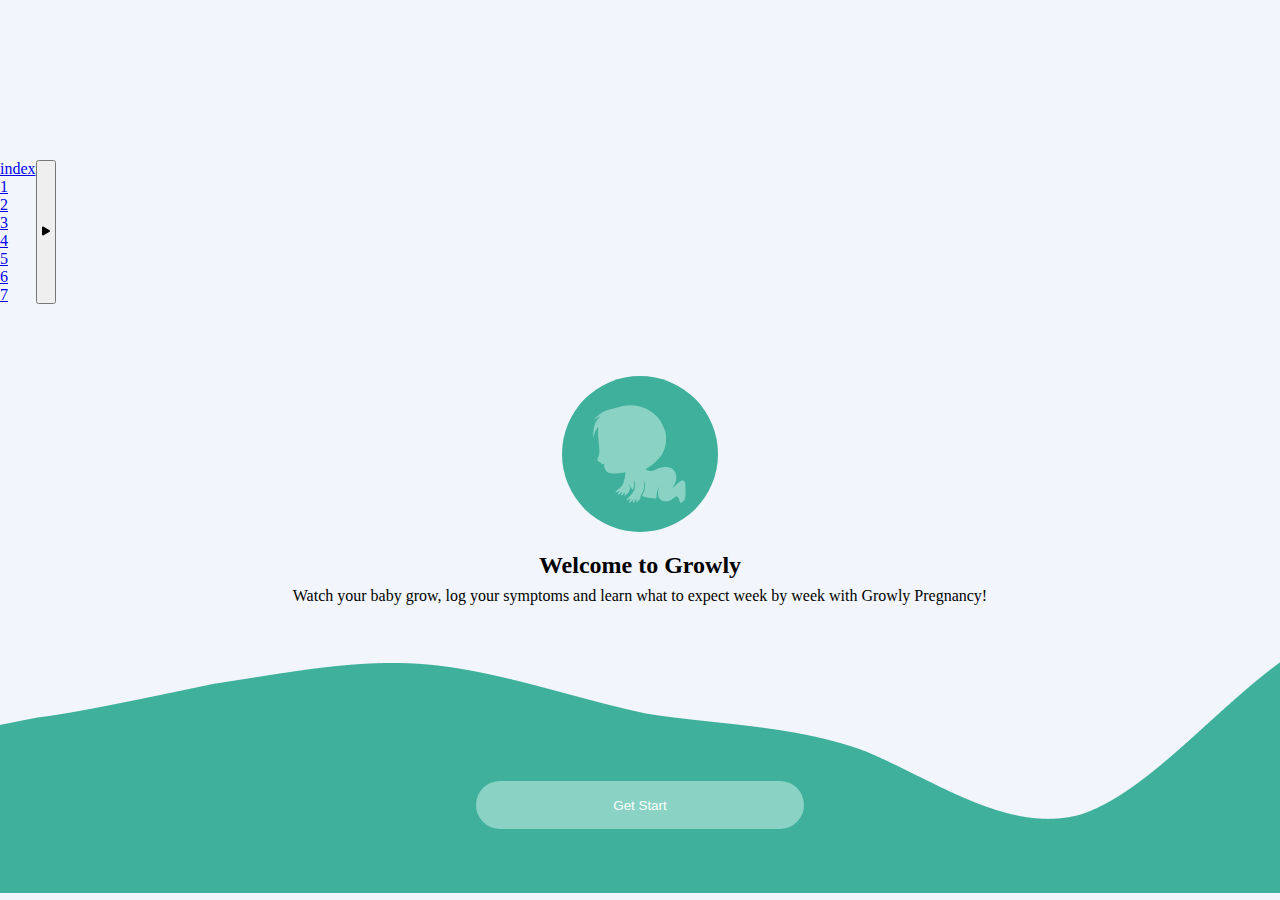
<file: Getstart.html>
<!DOCTYPE html>
<html lang="en">
<head>
    <meta charset="UTF-8">
    <meta http-equiv="X-UA-Compatible" content="IE=edge">
    <meta name="viewport" content="width=device-width, initial-scale=1.0">
    <link rel="stylesheet" href="/css/style.css">
    <link href="https://cdn.jsdelivr.net/npm/bootstrap@5.0.2/dist/css/bootstrap.min.css" rel="stylesheet" integrity="sha384-EVSTQN3/azprG1Anm3QDgpJLIm9Nao0Yz1ztcQTwFspd3yD65VohhpuuCOmLASjC" crossorigin="anonymous">
    <title>Getstart</title>
</head>
<body style="background-color: #F2F6FC;">
    <div id="nav" class="bg-white position-fixed " style="width: 7%;margin-top:10rem ;display: flex;left: -5%;z-index: 10000000;">
        
        <ul class="nav flex-column w-75">
            <li class="nav-item">
              <a class="nav-link active " aria-current="page" href="/index.html">index</a>
            </li>
            <li class="nav-item">
              <a class="nav-link " href="signin.html">1</a>
            </li>
            <li class="nav-item">
              <a class="nav-link " href="Profile.html">2</a>
            </li>
            <li class="nav-item">
              <a class="nav-link  " href="Kickcenter.html">3</a>
            </li>
            <li class="nav-item">
                <a class="nav-link " href="Howyouare.html">4</a>
              </li>
              <li class="nav-item">
                <a class="nav-link " href="Getstart.html">5</a>
              </li>
              <li class="nav-item">
                <a class="nav-link " href="Dashboard.html">6</a>
              </li>
              <li class="nav-item">
                <a class="nav-link " href="contractiontimer.html">7</a>
              </li>
          </ul>
        <button onclick="btn()" class="w-25 border-0 bg-white"><svg xmlns="http://www.w3.org/2000/svg" width="16" height="16" fill="currentColor" class="bi bi-play-fill" viewBox="0 0 16 16">
            <path d="m11.596 8.697-6.363 3.692c-.54.313-1.233-.066-1.233-.697V4.308c0-.63.692-1.01 1.233-.696l6.363 3.692a.802.802 0 0 1 0 1.393z"/>
          </svg></button>
    </div>
    <div style="text-align: center;">
        <div class="mt-72 " >
            <svg width="156" height="156" viewBox="0 0 156 156" fill="none" xmlns="http://www.w3.org/2000/svg">
                <circle cx="78" cy="78" r="78" fill="#3EB09B"/>
                <path fill-rule="evenodd" clip-rule="evenodd" d="M61.1086 29.9628C59.4495 30.2914 56.6377 31.0328 54.86 31.6098C53.0824 32.1869 50.2072 32.8722 48.471 33.1327C43.4514 33.8848 38.2078 36.8598 34.0381 41.3204C31.7188 43.802 31.4025 44.5446 33.371 42.8873C34.7931 41.6896 38.0285 39.8972 38.2918 40.1612C38.3772 40.2466 37.7071 41.0349 36.8025 41.9134C33.3563 45.2606 31.1504 51.7513 31.2008 58.3955L31.2305 62.2769L31.808 59.9049C32.5453 56.8778 33.7873 54.0534 35.2115 52.164L36.3324 50.6769L36.0691 54.536C35.8855 57.222 36.0906 60.9525 36.7431 66.8053C37.7346 75.6987 37.6592 77.9982 36.2889 80.6868C35.4386 82.3541 35.2494 83.9213 35.7976 84.7507C35.9717 85.0142 36.7388 85.5498 37.5019 85.9414C38.2656 86.3326 39.0964 87.039 39.3489 87.5108C39.6786 88.128 40.2513 88.3691 41.3868 88.3691C42.6154 88.3691 42.8512 88.4842 42.4491 88.8866C41.6967 89.6396 41.7988 90.3215 43.0813 93.1174C44.8188 96.9057 46.3801 97.6493 52.4899 97.5979C55.2893 97.5742 58.4321 97.2659 60.1657 96.8449C61.7804 96.4529 63.2086 96.132 63.3396 96.132C63.7438 96.132 63.044 100.923 62.1541 104.25C60.8526 109.116 59.9257 110.571 56.5644 113.026C52.8773 115.718 52.3632 117.493 55.7835 115.723C57.55 114.809 57.8538 115.282 56.4446 116.753C55.0298 118.231 55.0031 118.558 56.2972 118.558C56.8717 118.558 57.7973 118.003 58.4549 117.265C59.7813 115.775 60.7449 115.499 60.0442 116.809C59.7973 117.271 59.403 117.767 59.1673 117.913C58.5157 118.316 58.6553 119.421 59.3577 119.421C59.6982 119.421 60.6889 118.693 61.5585 117.804C63.1108 116.217 63.3228 116.433 62.404 118.666C61.9524 119.764 62.7345 119.603 64.8746 118.158C66.4608 117.086 66.8616 116.505 67.5141 114.325L68.2828 111.755L67.1555 109.442C65.861 106.788 66.4281 107.407 68.7702 111.208C69.6662 112.661 70.5797 113.738 70.8012 113.601C71.514 113.16 72.0919 110.235 72.1225 106.914C72.1626 102.531 72.9339 104.381 73.0016 109.023C73.0649 113.362 71.9518 115.641 67.4809 120.324C65.0586 122.862 64.3243 123.89 64.6802 124.246C65.0362 124.602 65.571 124.417 66.7194 123.541C68.5948 122.109 69.1546 122.407 67.8653 124.153C66.7935 125.604 66.697 126.16 67.4649 126.459C67.7614 126.574 68.7146 125.863 69.5843 124.878C70.4535 123.894 71.3132 123.236 71.4946 123.418C71.676 123.6 71.595 123.978 71.3145 124.258C70.7556 124.818 70.6099 126.756 71.1279 126.746C71.7795 126.733 72.425 126.073 73.1257 124.704C74.2573 122.494 75.1451 122.893 74.2629 125.215C73.6264 126.891 74.562 126.62 76.7137 124.506C78.2478 123 78.5615 122.414 78.5615 121.052C78.5615 119.93 78.9537 118.872 79.8061 117.695C82.1629 114.438 82.8463 109.975 81.7875 104.758C81.5957 103.813 81.6462 103.839 82.1948 104.973C83.803 108.298 83.3712 113.458 81.1359 117.62L79.9026 119.916L81.354 120.523C83.2277 121.307 89.7258 122.44 92.3455 122.44H94.3812L94.626 119.529C94.8729 116.596 96.1916 110.613 96.5186 110.941C96.6156 111.038 96.4936 112.378 96.2476 113.92C95.7878 116.8 96.123 119.968 97.1069 122.04C98.0136 123.949 99.933 125.093 102.642 125.339C105.876 125.633 107.562 125.052 111.131 122.414C112.718 121.243 114.198 120.283 114.421 120.283C115.488 120.283 117.286 122.826 117.573 124.742C117.941 127.197 118.771 127.367 120.967 125.437C123.226 123.452 123.592 121.871 123.567 114.212C123.543 106.81 123.119 104.925 121.377 104.488C119.729 104.074 118.103 105.027 113.856 108.893C109.785 112.599 108.405 113.466 111.059 110.65C113.866 107.672 115.091 102.012 113.838 97.8235C112.704 94.0386 109.141 91.4259 104.617 91.0624C101.261 90.7928 98.2252 91.4535 93.955 93.3831C91.5172 94.4845 89.9602 94.9158 88.4623 94.9042C86.4895 94.8891 83.7181 93.8933 83.7453 93.2097C83.7517 93.0381 85.2548 92.0241 87.085 90.9567C91.7391 88.2418 98.5208 81.4359 100.64 77.3522C104.023 70.8343 105.045 62.691 103.343 55.8078C102.329 51.7064 99.6016 46.2154 96.7966 42.6272C88.7114 32.2861 74.6219 27.2863 61.1086 29.9628Z" fill="#89D2C4"/>
            </svg>
        </div>    
        <h2 class="mt-16">Welcome to Growly</h2>
        <p class="mt-8">Watch your baby grow, log your symptoms and learn what to expect week by week with Growly Pregnancy!</p>

    </div>
    <div class="d-gs2 ">
         <div style="text-align:center;padding-top:11rem;">
            <button style="border-radius: 30px;background-color : #89D2C4" id="b-sg"> Get Start</button>
         </div>
    </div>
    <script>
        let i=0
    function btn(){
        i++
         if(!(i%2)==0){
        const myElement = document.getElementById("nav");
      return  myElement.style.left = 0;
    } if(i%2==0){
            const myElement = document.getElementById("nav");
      return   myElement.style.left = "-5%";
        } 
        
    }
    </script>
</body>
</html>
</file>
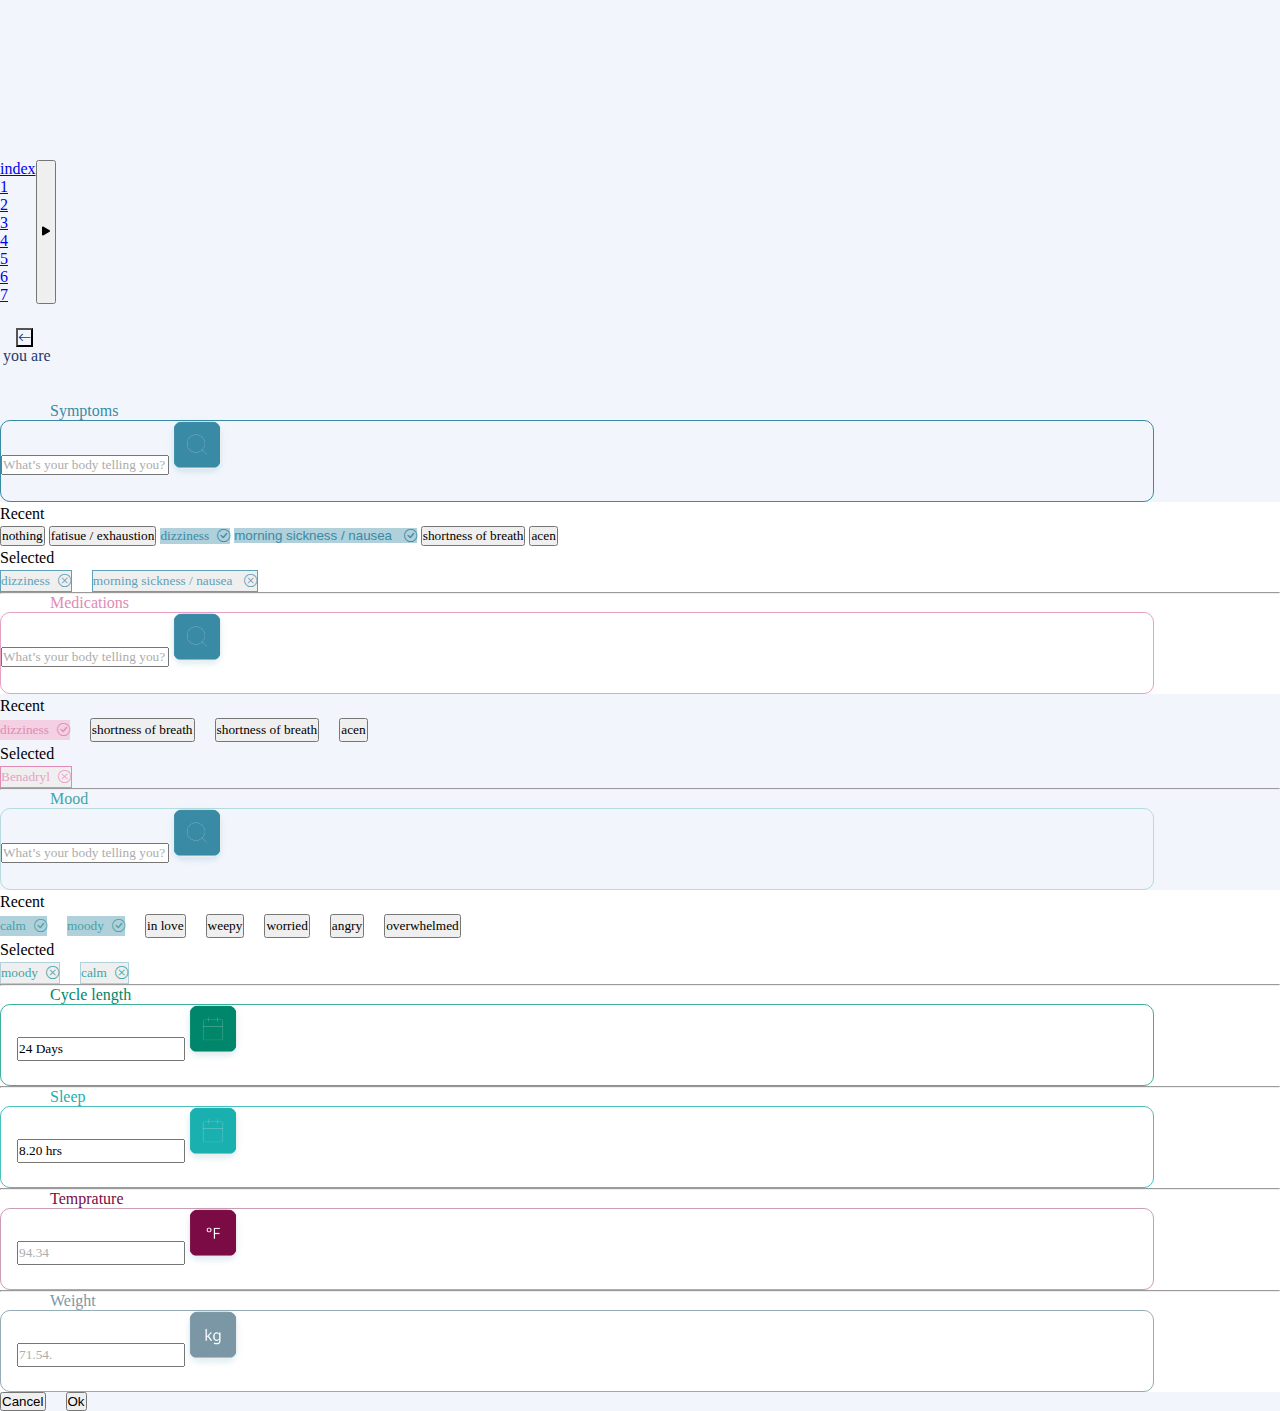
<file: Howyouare.html>
<!DOCTYPE html>
<html lang="en">
<head>
    <meta charset="UTF-8">
    <meta http-equiv="X-UA-Compatible" content="IE=edge">
    <link rel="stylesheet" href="https://cdn.jsdelivr.net/npm/bootstrap-icons@1.3.0/font/bootstrap-icons.css">
    <link href="https://cdn.jsdelivr.net/npm/bootstrap@5.0.2/dist/css/bootstrap.min.css" rel="stylesheet" integrity="sha384-EVSTQN3/azprG1Anm3QDgpJLIm9Nao0Yz1ztcQTwFspd3yD65VohhpuuCOmLASjC" crossorigin="anonymous">
    <meta name="viewport" content="width=device-width, initial-scale=1.0">
    <link rel="stylesheet" href="/css/style.css">
    <title>How you are</title>

    

</head>
<body style="background-color: #F2F6FC;">
    <div id="nav" class="bg-white position-fixed " style="width: 7%;margin-top:10rem ;display: flex;left: -5%;z-index: 10000000;">
        
        <ul class="nav flex-column w-75">
            <li class="nav-item">
              <a class="nav-link active " aria-current="page" href="/index.html">index</a>
            </li>
            <li class="nav-item">
              <a class="nav-link " href="signin.html">1</a>
            </li>
            <li class="nav-item">
              <a class="nav-link " href="Profile.html">2</a>
            </li>
            <li class="nav-item">
              <a class="nav-link  " href="Kickcenter.html">3</a>
            </li>
            <li class="nav-item">
                <a class="nav-link " href="Howyouare.html">4</a>
              </li>
              <li class="nav-item">
                <a class="nav-link " href="Getstart.html">5</a>
              </li>
              <li class="nav-item">
                <a class="nav-link " href="Dashboard.html">6</a>
              </li>
              <li class="nav-item">
                <a class="nav-link " href="contractiontimer.html">7</a>
              </li>
          </ul>
        <button onclick="btn()" class="w-25 border-0 bg-white"><svg xmlns="http://www.w3.org/2000/svg" width="16" height="16" fill="currentColor" class="bi bi-play-fill" viewBox="0 0 16 16">
            <path d="m11.596 8.697-6.363 3.692c-.54.313-1.233-.066-1.233-.697V4.308c0-.63.692-1.01 1.233-.696l6.363 3.692a.802.802 0 0 1 0 1.393z"/>
          </svg></button>
    </div>
   <div class="mx-5">

        <div class="container">
            <div class="ml-16 d-flex  mt-24 ">
                <div class="w-40">
                    <button class="border-0" style="background-color: rgba(62, 176, 155, 0);"><i class="bi bi-arrow-left col-1 display-1" style="color: rgba(37, 57, 111, 1);"></i></button>
                        
                </div>
                <p class=" w-50 h1  my-auto  align-items-center " style="color:#25396F;margin-left: -3rem;">How you are</p>
                    
            </div>
         </div>  

        <div class="mt-37 rounded-3 p-3 bg-white">
            <p class="mr-16 h2 mt-3 ml-50" style="color:  #398AA5;">Symptoms</p>
                <div class="justify-content-between d-flex w-90 mx-auto" style="border: 1px solid #398AA5; border-radius: 10px; height: 5rem;">
                    <input  style="color: #ACACAC;z-index: 1000;"  type="text" value="What’s your body telling you?" class="h4 w-100  ms-1  mx-auto my-auto font-family-sans  border-0 ">
                    <button class="mtb-auto me-2 " id="button-img"></button>
                </div>       
                <div  style="width: 100%;height: 100%;background-color: white;">
                    <div class="mb-5">
                        <div class=" p-5 bg-white ">
                            <p class="h1 ms-sm-3 font-family-sans font-weight-500 font-style-normal line-height-150">Recent</p>
                            <div class="container">
                            <div class="row gx-2 gy-2 ">
                                
                                <button type="button" class="h4 col-2  text-align-center btn btn-outline-secondary font-family-sans">nothing</button>
                                <button type="button" class="h4 col-4 text-align-center col-sm-6 btn btn-outline-secondary ms-2 font-family-sans">fatisue / exhaustion</button>
                                <button type="button" style="color: #398AA5; border: 0; background-color: #B0D0DB;" class="h4 col-3 ms-2 btn btn-outline-secondary font-family-sans">dizziness<i class=" ml-8  ml-8 bi bi-check-circle"></i></button>
                                <button type="button" style="color: #398AA5; border: 0; background-color: #B0D0DB;" class="h4 col-6 text-align-center btn btn-outline-secondary ">morning sickness / nausea <i class=" ml-8  ml-8 bi bi-check-circle"></i></button>
                                <button type="button" class="col-4 btn btn-outline-secondary ms-2 font-family-sans">shortness of breath</button>
                                <button type="button" class="col-2  btn btn-outline-secondary  font-family-sans">acen</button>
                            </div>
                        </div>
                        </div>
                        <div class=" p-5 bg-white ">
                            <p class="h1 font-family-sans font-weight-500 font-style-normal line-height-150">Selected</p>
                            <div class="d-flex m-1">
                                <button type="button" style="color:#61A1B7; border:1px double #61A1B7;" class="btn btn-outline-secondary font-figma line-height-150 font-weight-500">dizziness<i class=" ml-8  ml-8 bi bi-x-circle"></i></button>
                                <button type="button" style="color:#61A1B7; border:1px double #61A1B7;" class="btn btn-outline-secondary ml-16 font-figma line-height-150 font-weight-500">morning sickness / nausea <i class=" ml-8  ml-8  ml-8 bi bi-x-circle"></i></button>
                            </div>
                        </div>
                    </div>

                    <hr>

                
                    <p class="mr-16 h2 mt-3 ml-50" style="color:  #E18AB6;">Medications</p>

                    <div class="justify-content-between d-flex w-90 mx-auto" style="border: 1px solid #E7A1C5; border-radius: 10px; height: 5rem;">
                        <input  style="color: #ACACAC;z-index: 1000;"  type="text" value="What’s your body telling you?" class="h4 w-100  ms-1  mx-auto my-auto font-family-sans  border-0 ">
                        <button class="mtb-auto me-2 " id="button-img"></button>
                    </div> 
                </div>
        
                <div class="mb-5">
                    <div class=" p-5 bg-white ">
                        <p class="h1 font-family-sans font-weight-500 font-style-normal line-height-150">Recent</p>
                        <div class="container">
                            <div class="row gx-2 gy-2 ">
                            <button type="button" style="color: #E18AB6; border: 0; background-color: #F3D0E2;" class="col-4 btn btn-outline-secondary  font-figma line-height-150 font-weight-500">dizziness<i class=" ml-8  ml-8  ml-8 bi bi-check-circle"></i></button>
                            <button type="button" class="col-3 btn btn-outline-secondary ml-16 font-figma line-height-150 font-weight-500">shortness of breath</button>
                            <button type="button" class="col-4 btn btn-outline-secondary ml-16 font-figma line-height-150 font-weight-500">shortness of breath</button>
                            <button type="button" class="col-3 btn btn-outline-secondary ml-16 font-figma line-height-150 font-weight-500">acen</button>
                        </div>
                    </div>
                    <div class=" p-5 bg-white ">
                        <p class="h1 font-family-sans font-weight-500 font-style-normal line-height-150">Selected</p>
                        <div class="d-flex m-1">
                            <button type="button" style="color:#E7A1C5; border:1px double #E18AB6;" class="btn btn-outline-secondary font-figma line-height-150 font-weight-500">Benadryl<i class=" ml-8  ml-8  ml-8 bi bi-x-circle"></i></button>
                        </div>
                    </div>
                </div>

                <hr>

                <p class="mr-16 h2 mt-3 ml-50" style="color:  #45A4A7;">Mood</p>
                <div class="justify-content-between d-flex w-90 mx-auto" style="border: 1px solid #B5DBDC; border-radius: 10px; height: 5rem;">
                    <input  style="color: #ACACAC;z-index: 1000;"  type="text" value="What’s your body telling you?" class="h4 w-100  ms-1  mx-auto my-auto font-family-sans  border-0 ">
                    <button class="mtb-auto me-2 " id="button-img"></button>
                </div> 
                <div  style="width: 100%;height: 100%;background-color: white;">
                    <div class="mb-5">
                        <div class=" p-5 bg-white ">
                            <p class="h1 font-family-sans font-weight-500 font-style-normal line-height-150">Recent</p>
                            <div class="container">
                                <div class="row gx-2 gy-2 ">
                                <button type="button" style="color: #45A4A7; border: 0; background-color: #B0D0DB;" class=" col-2 btn btn-outline-secondary font-figma line-height-150 font-weight-500">calm<i class=" ml-8  ml-8 bi bi-check-circle"></i></button>
                                <button type="button" style="color: #45A4A7; border: 0; background-color: #B0D0DB;" class="col-3 btn btn-outline-secondary ml-16 font-figma line-height-150 font-weight-500">moody<i class=" ml-8  ml-8 bi bi-check-circle"></i></button>
                                <button type="button" class="col-2 btn btn-outline-secondary ml-16 font-figma line-height-150 font-weight-500">in love</button>
                                <button type="button" class="col-2 btn btn-outline-secondary ml-16 font-figma line-height-150 font-weight-500">weepy</button>
                                <button type="button" class="col-2 btn btn-outline-secondary ml-16 font-figma line-height-150 font-weight-500">worried</button>
                                <button type="button" class="col-2 btn btn-outline-secondary ml-16 font-figma line-height-150 font-weight-500 ml-16">angry</button>
                                <button type="button" class="col-3 btn btn-outline-secondary ml-16 font-figma line-height-150 font-weight-500 ">overwhelmed</button>
                            </div>
                        </div>
                        <div class=" p-5 bg-white ">
                            <p class="h1 font-family-sans font-weight-500 font-style-normal line-height-150">Selected</p>
                            <div class="d-flex m-1">
                                <button type="button" style="color: #45A4A7; border:1px double #B0D0DB;" class="btn btn-outline-secondary font-figma line-height-150 font-weight-500">moody<i class=" ml-8  ml-8  ml-8 bi bi-x-circle"></i></button>
                                <button type="button" style="color: #45A4A7; border:1px double #B0D0DB;" class="btn btn-outline-secondary font-figma line-height-150 font-weight-500 ml-16">calm<i class=" ml-8  ml-8  ml-8 bi bi-x-circle"></i></button>
                            </div>
                        </div>
                    </div>
                </div>

                <hr>

                <p class="mr-16 h2 mt-3 ml-50" style="color:  #00866A;">Cycle length</p>
                 <div class="justify-content-between d-flex w-90   mx-auto mt-2" style="border: 1px solid #3EB09B; border-radius: 10px; height: 5rem;">
                <input style="color: black;"  type="text" value="24 Days " class="h2 w-75 ml-16 mtb-auto font-family-sans font-weight-500 font-style-normal line-height-150 border-0">
                <button class="mtb-auto mr-16" id="button-img-3"></button>
                </div>       
                
                <hr>

                <p class="mr-16 h2 mt-3 ml-50" style="color:  #1AB0B0;">Sleep</p>
                 <div class="justify-content-between d-flex w-90 mx-auto mt-2 mt-2" style="border: 1px solid #48C0C0; border-radius: 10px; height: 5rem;">
                <input style="color: black;"  type="text" value="8.20 hrs" class="h2 w-75 ml-16 mtb-auto font-family-sans font-weight-500 font-style-normal line-height-150 border-0">
                <button class="mtb-auto mr-16" id="button-img-4"></button>
                </div>  

                <hr>

                <p class="mr-16 h2 mt-3 ml-50" style="color:  #7A0B44;">Temprature</p>
                 <div class="justify-content-between d-flex w-90 mx-auto mt-2 mt-2" style="border: 1px solid #CA9DB4; border-radius: 10px; height: 5rem;">
                <input style="color: #ACACAC;"  type="text" value="94.34" class="h2 w-75 ml-16 mtb-auto font-family-sans font-weight-500 font-style-normal line-height-150 border-0">
                <button class="mtb-auto mr-16" id="button-img-5"></button>
                </div>  

                <hr>

                <p class="mr-16 h2 mt-3 ml-50" style="color:  #7B97A5;">Weight</p>
                 <div class="justify-content-between d-flex w-90 mx-auto mt-2 mt-2" style="border: 1px solid #95ACB7; border-radius: 10px; height: 5rem;">
                <input style="color: #ACACAC;"  type="text" value="71.54." class="h2 w-75 ml-16 mtb-auto font-family-sans font-weight-500 font-style-normal line-height-150 border-0">
                <button class="mtb-auto mr-16" id="button-img-6"></button>
                </div>  

        </div>

        <div class="d-flex  mt-5 justify-content-end mb-3 ">
            <button type="button" class="btn btn-outline-success btn-lg rounded-2">Cancel</button>
            <button type="button" class="btn btn-success btn-lg rounded-2 ml-16">Ok</button>
        </div>

        
   </div>
   <script>
    let i=0
function btn(){
    i++
     if(!(i%2)==0){
    const myElement = document.getElementById("nav");
  return  myElement.style.left = 0;
} if(i%2==0){
        const myElement = document.getElementById("nav");
  return   myElement.style.left = "-5%";
    } 
    
}
</script>
</body>
</html>
</file>
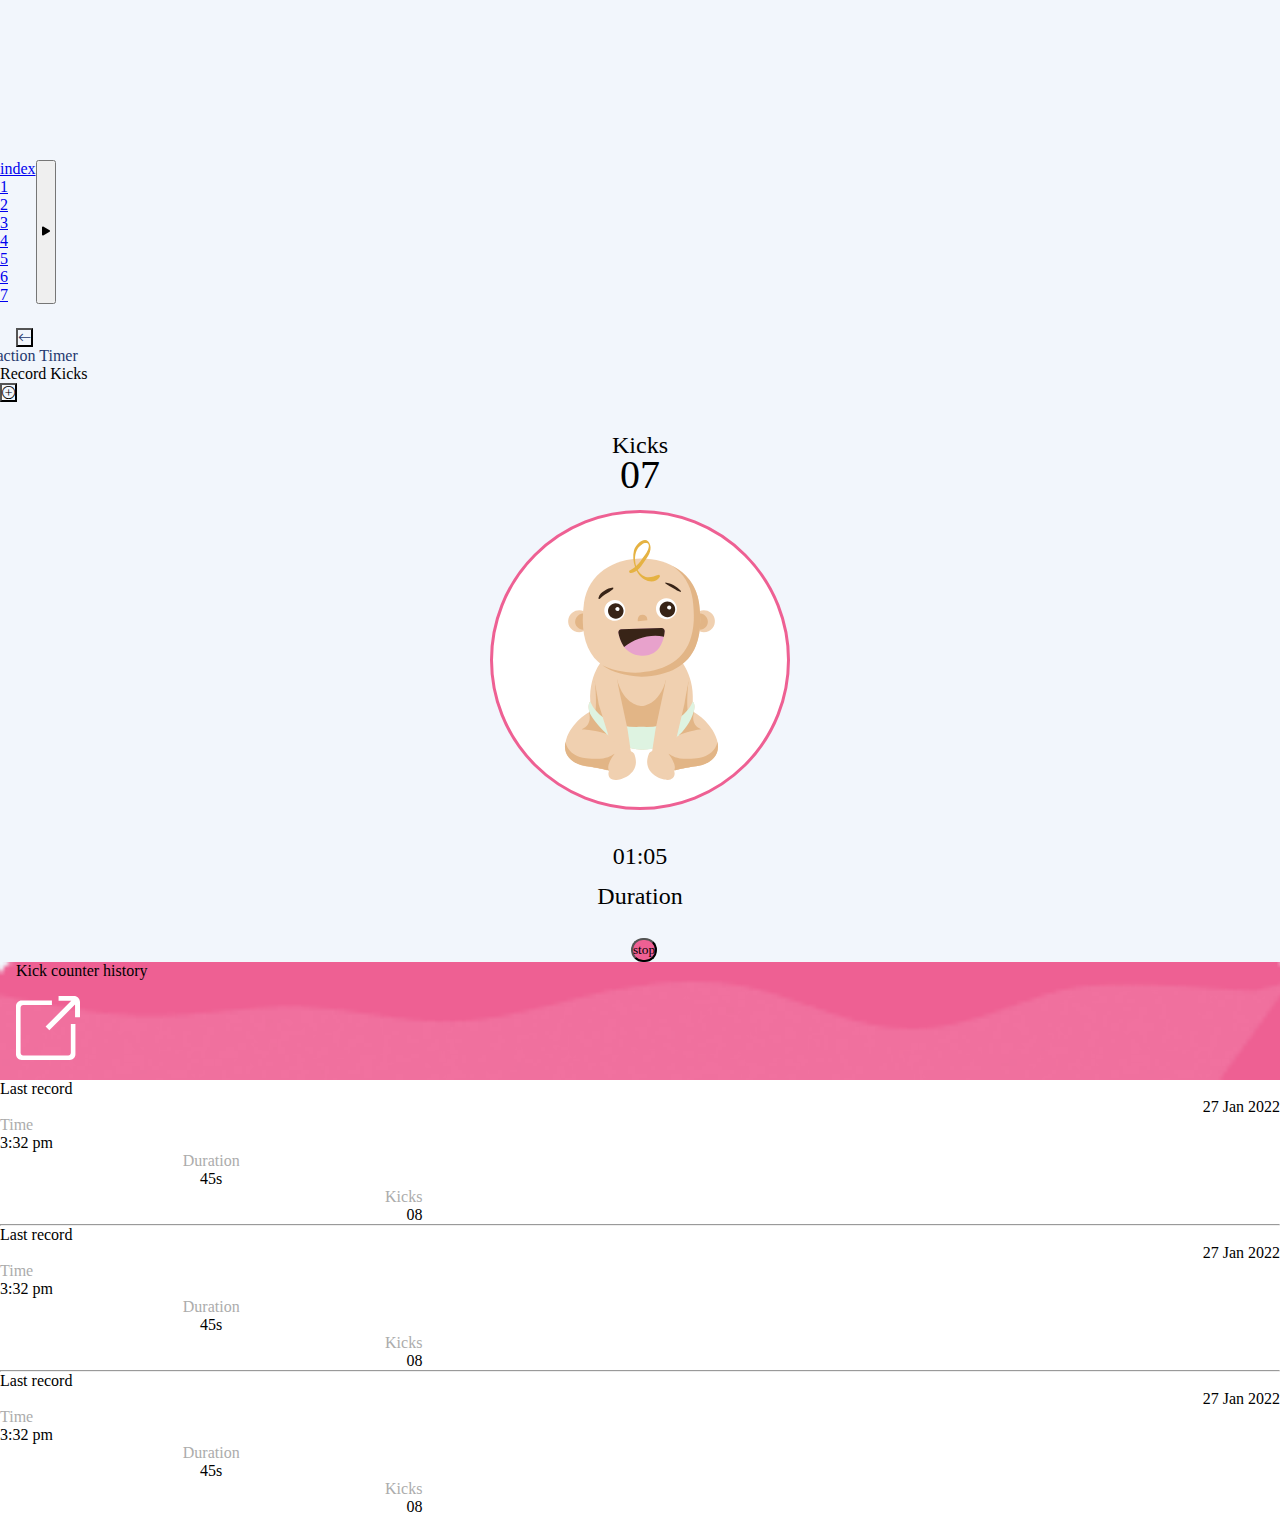
<file: Kickcenter.html>
<!DOCTYPE html>
<html lang="en">
<head>
    <meta charset="UTF-8">
    <meta http-equiv="X-UA-Compatible" content="IE=edge">
    <link rel="stylesheet" href="https://cdn.jsdelivr.net/npm/bootstrap-icons@1.3.0/font/bootstrap-icons.css">
    <link href="https://cdn.jsdelivr.net/npm/bootstrap@5.0.2/dist/css/bootstrap.min.css" rel="stylesheet" integrity="sha384-EVSTQN3/azprG1Anm3QDgpJLIm9Nao0Yz1ztcQTwFspd3yD65VohhpuuCOmLASjC" crossorigin="anonymous">
    <meta name="viewport" content="width=device-width, initial-scale=1.0">
    <link rel="stylesheet" href="/css/style.css">
    <title>Kickcenter</title>
</head>
<body style="background-color: #F2F6FC;">
    <div id="nav" class="bg-white position-fixed " style="width: 7%;margin-top:10rem ;display: flex;left: -5%;z-index: 10000000;">
        
        <ul class="nav flex-column w-75">
            <li class="nav-item">
              <a class="nav-link active " aria-current="page" href="/index.html">index</a>
            </li>
            <li class="nav-item">
              <a class="nav-link " href="signin.html">1</a>
            </li>
            <li class="nav-item">
              <a class="nav-link " href="Profile.html">2</a>
            </li>
            <li class="nav-item">
              <a class="nav-link  " href="Kickcenter.html">3</a>
            </li>
            <li class="nav-item">
                <a class="nav-link " href="Howyouare.html">4</a>
              </li>
              <li class="nav-item">
                <a class="nav-link " href="Getstart.html">5</a>
              </li>
              <li class="nav-item">
                <a class="nav-link " href="Dashboard.html">6</a>
              </li>
              <li class="nav-item">
                <a class="nav-link " href="contractiontimer.html">7</a>
              </li>
          </ul>
        <button onclick="btn()" class="w-25 border-0 bg-white"><svg xmlns="http://www.w3.org/2000/svg" width="16" height="16" fill="currentColor" class="bi bi-play-fill" viewBox="0 0 16 16">
            <path d="m11.596 8.697-6.363 3.692c-.54.313-1.233-.066-1.233-.697V4.308c0-.63.692-1.01 1.233-.696l6.363 3.692a.802.802 0 0 1 0 1.393z"/>
          </svg></button>
    </div>
   <div class="mx-5">
        <div class="container">
            <div class="ml-16 d-flex  mt-24 ">
                <div class="w-40">
                    <button class="border-0" style="background-color: rgba(62, 176, 155, 0);"><i class="bi bi-arrow-left col-1 display-1" style="color: rgba(37, 57, 111, 1);"></i></button>
                        
                </div>
                <p class=" w-75 h1  my-auto  align-items-center  " style="color:#25396F;margin-left: -3rem;">Cotraction Timer</p>
                    
            </div>
         </div>  

        <div class="mt-3 rounded-3 p-3 bg-white">


           <div class="container">
            <div class="justify-content-end d-flex">
                <p class="mr-16 display-6 mt-3">Record Kicks</p>
                <button class="border-0 background-0 display-5 text-danger">
                    <i class="bi bi-plus-circle"></i>
                </button>
            </div>
        </div> 





            <div class="text-align-center mt-32">
                <p class=" font-family-sans font-weight-400 line-height-22 font-style-normal " style="font-size:24px;">Kicks</p>

                <p class="mt-8 font-family-sans font-weight-400 line-height-22" style="font-size: 40px;">07</p>

                <svg class="mt-24" width="300" height="300" viewBox="0 0 100 100" fill="none" xmlns="http://www.w3.org/2000/svg">
                    <rect x="0.5" y="0.5" width="99" height="99" rx="49.5" fill="white"/>
                    <path fill-rule="evenodd" clip-rule="evenodd" d="M73.6241 34.2488C72.0637 32.9837 69.7443 33.1945 68.437 34.7549C67.1718 36.3152 67.3827 38.6769 68.943 39.942C70.5034 41.2072 72.865 40.9963 74.1302 39.436C75.4375 37.8334 75.1845 35.514 73.6241 34.2488Z" fill="#F0D0B0"/>
                    <path fill-rule="evenodd" clip-rule="evenodd" d="M71.642 35.1344C70.5034 34.2066 68.7743 34.3332 67.8465 35.514C66.9188 36.6526 67.0874 38.3817 68.2261 39.3094C69.3647 40.2372 71.0938 40.0685 72.0216 38.9299C72.9493 37.7913 72.7806 36.0622 71.642 35.1344Z" fill="#E2B586"/>
                    <path fill-rule="evenodd" clip-rule="evenodd" d="M27.4037 34.2488C28.9641 32.9837 31.2835 33.1945 32.5908 34.7549C33.856 36.3152 33.6451 38.6769 32.0848 39.942C30.5244 41.2072 28.1628 40.9963 26.8976 39.436C25.5903 37.8334 25.8433 35.514 27.4037 34.2488Z" fill="#F0D0B0"/>
                    <path fill-rule="evenodd" clip-rule="evenodd" d="M29.3858 35.1344C30.5244 34.2066 32.2535 34.3332 33.1813 35.514C34.109 36.6526 33.9404 38.3817 32.8017 39.3094C31.6631 40.2372 29.934 40.0685 29.0063 38.9299C28.0363 37.7913 28.2472 36.0622 29.3858 35.1344Z" fill="#E2B586"/>
                    <path fill-rule="evenodd" clip-rule="evenodd" d="M50.5139 47.2377L38.7479 48.5872C38.7479 48.5872 32.8439 53.8165 33.4343 63.8534C33.4343 63.8534 32.38 64.7812 33.1391 67.3115C33.8982 69.8418 41.8686 79.9631 50.7247 79.8787C59.623 79.9631 67.0874 69.8418 67.8887 67.3115C68.6899 64.7812 67.5935 63.8534 67.5935 63.8534C68.1839 53.8587 62.2376 48.5872 62.2376 48.5872L50.5139 47.2377Z" fill="#F0D0B0"/>
                    <path fill-rule="evenodd" clip-rule="evenodd" d="M50.514 65.3295C50.514 65.3295 44.5256 65.2451 42.3326 56.3047C42.3326 56.3047 43.3448 63.5582 43.5556 67.0585C43.7243 70.6009 40.1397 71.9504 38.5372 69.378C36.9346 66.8055 34.9104 56.7686 34.9104 56.7686C34.9104 56.7686 35.7538 64.233 35.0791 67.5646C34.4465 70.8961 38.7059 72.6252 38.7059 72.6252H50.5562H62.4065C62.4065 72.6252 66.708 70.8961 66.0332 67.5646C65.3585 64.233 66.2019 56.7686 66.2019 56.7686C66.2019 56.7686 64.1777 66.7633 62.5751 69.378C60.9726 71.9504 57.388 70.6431 57.5567 67.0585C57.7675 63.5161 58.7375 56.3047 58.7375 56.3047C56.4602 65.2873 50.514 65.3295 50.514 65.3295Z" fill="#E2B586"/>
                    <path fill-rule="evenodd" clip-rule="evenodd" d="M66.4971 67.0585L67.8887 67.3115C67.8887 67.3115 73.7928 70.4323 75.6484 76.5472C77.4618 82.6621 71.8107 85.0659 68.69 85.4454C65.5693 85.825 61.3521 86.8371 61.3521 86.8371C61.3521 86.8371 62.2377 88.9879 60.1713 89.8313C58.0627 90.6326 50.1344 87.9757 53.0021 81.1439C53.0021 81.1439 53.6347 80.2161 54.942 80.0896C54.942 80.0896 58.6953 76.9689 62.7438 75.1977L66.4971 67.0585Z" fill="#F0D0B0"/>
                    <path fill-rule="evenodd" clip-rule="evenodd" d="M67.467 66.8477L67.9309 67.3537L68.0574 67.4381C68.0574 67.4381 66.4971 71.5709 70.4612 73.0891C70.4612 73.0891 66.6236 73.4686 62.9968 74.9868L62.9125 74.9447L65.0632 69.1671C65.8645 68.3237 66.7079 67.5224 67.467 66.8477Z" fill="#E2B586"/>
                    <path fill-rule="evenodd" clip-rule="evenodd" d="M75.8171 77.2641C77.0822 82.8729 71.6842 85.1081 68.7322 85.4454C65.6115 85.825 61.3943 86.8371 61.3943 86.8371C62.4486 84.9394 59.4966 81.2282 59.4966 81.2282C61.0991 82.156 62.533 83.4634 68.9431 82.7464C75.2267 82.0717 75.8171 77.3906 75.8171 77.2641Z" fill="#E2B586"/>
                    <path fill-rule="evenodd" clip-rule="evenodd" d="M35.0369 67.6067L33.1392 67.3537C33.1392 67.3537 27.2351 70.4744 25.3795 76.5893C23.524 82.7043 29.2172 85.1081 32.3379 85.4876C35.4586 85.8671 39.6758 86.8793 39.6758 86.8793C39.6758 86.8793 38.7902 89.03 40.8566 89.8735C42.9652 90.6747 50.8935 88.0179 48.0258 81.1861C48.0258 81.1861 47.3933 80.2583 46.0859 80.1318C46.0859 80.1318 43.0074 76.4206 38.9589 74.6494L35.0369 67.6067Z" fill="#F0D0B0"/>
                    <path fill-rule="evenodd" clip-rule="evenodd" d="M33.5609 66.8477L33.097 67.3537L32.9704 67.4381C32.9704 67.4381 34.4886 71.5709 30.5667 73.0891C30.5667 73.0891 30.6932 73.1313 30.904 73.1313C31.9583 73.2578 35.7116 73.3421 38.7058 74.6073L38.7902 74.5651L35.9646 69.2093C35.1634 68.3237 34.3199 67.5224 33.5609 66.8477Z" fill="#E2B586"/>
                    <path fill-rule="evenodd" clip-rule="evenodd" d="M25.1686 77.2641C23.9035 82.8729 29.3015 85.1081 32.2957 85.4454C35.4164 85.825 39.6336 86.8371 39.6336 86.8371C38.5793 84.9394 41.5313 81.2282 41.5313 81.2282C39.9288 82.156 38.495 83.4634 32.0427 82.7464C25.7591 82.0717 25.2108 77.3906 25.1686 77.2641Z" fill="#E2B586"/>
                    <path fill-rule="evenodd" clip-rule="evenodd" d="M33.4343 63.8535C33.4343 63.8535 32.38 64.7812 33.1391 67.3115C33.8982 69.8419 41.8686 79.9631 50.7247 79.8788C59.623 79.9631 65.9488 73.5952 67.8887 67.3115C68.6899 64.7812 67.5935 63.8535 67.5935 63.8535C67.5935 63.8535 64.4728 73.0891 50.4717 72.2878C36.555 73.0891 33.4343 63.8535 33.4343 63.8535Z" fill="#DEF3E1"/>
                    <path fill-rule="evenodd" clip-rule="evenodd" d="M47.0558 81.2704L45.8328 73.0048L42.2482 56.3469L37.1876 54.6178L34.8682 56.8108L36.2598 64.8234L39.6758 75.8303" fill="#F0D0B0"/>
                    <path fill-rule="evenodd" clip-rule="evenodd" d="M53.9298 81.2704L55.195 73.0048L58.7374 56.3469L63.798 54.6178L66.1596 56.8108L64.768 64.8234L61.9846 76.7581" fill="#F0D0B0"/>
                    <path fill-rule="evenodd" clip-rule="evenodd" d="M69.6599 31.0016C71.895 47.4908 64.768 54.913 50.4717 55.5034C36.2177 54.913 29.0906 47.4908 31.3257 31.0016C34.0247 11.2651 66.9609 11.2651 69.6599 31.0016Z" fill="#F0D0B0"/>
                    <path fill-rule="evenodd" clip-rule="evenodd" d="M66.5393 43.8218C63.8824 50.5693 57.641 53.8166 48.4054 54.2383C44.0617 54.0696 40.3927 53.2262 37.4407 51.7501C40.6879 54.1118 45.0738 55.2926 50.5139 55.5456C59.7496 55.1661 65.991 51.9188 68.6478 45.2135C69.66 42.7254 70.1239 39.8155 70.0817 36.3996C70.0817 34.7127 69.9552 32.9415 69.7021 31.0438C68.8587 25.1397 65.4006 21.0069 60.8461 18.6452C64.3463 21.0912 66.8766 24.8023 67.5514 29.7364C67.8888 32.3089 68.0153 34.7127 67.9309 36.8213C67.8044 39.4781 67.2983 41.7976 66.5393 43.8218Z" fill="#E2B586"/>
                    <path d="M45.0737 33.3632C45.1159 35.3031 43.5977 36.9057 41.7 36.9478C39.7601 36.99 38.1575 35.4718 38.1154 33.5741C38.0732 31.6342 39.5914 30.0316 41.4891 29.9895C43.3868 29.9051 44.9894 31.4233 45.0737 33.3632Z" fill="white"/>
                    <path d="M44.5256 33.5741C44.5677 35.0079 43.4291 36.1887 41.9952 36.2309C40.5614 36.2731 39.3806 35.1344 39.3384 33.7006C39.2962 32.2667 40.4349 31.0859 41.8687 31.0438C43.2604 31.0438 44.4412 32.1402 44.5256 33.5741Z" fill="#382417"/>
                    <path d="M43.1761 32.9837C43.1761 33.3632 42.8809 33.7006 42.5013 33.7006C42.1218 33.7006 41.7844 33.4054 41.7844 33.0258C41.7844 32.6463 42.0796 32.3089 42.4592 32.3089C42.8387 32.3089 43.1761 32.6041 43.1761 32.9837Z" fill="white"/>
                    <path d="M62.2799 32.815C62.3221 34.7549 60.8039 36.3574 58.9061 36.3996C56.9662 36.4417 55.3637 34.9236 55.3215 33.0258C55.2794 31.0859 56.7976 29.4834 58.6953 29.4412C60.593 29.3569 62.2377 30.8751 62.2799 32.815Z" fill="white"/>
                    <path d="M61.7316 33.068C61.7738 34.5019 60.6351 35.6827 59.2013 35.7248C57.7675 35.767 56.5866 34.6284 56.5445 33.1945C56.5023 31.7607 57.6409 30.5799 59.0748 30.5377C60.4665 30.4955 61.6894 31.6342 61.7316 33.068Z" fill="#382417"/>
                    <path d="M60.4243 32.4776C60.4243 32.8571 60.1291 33.1945 59.7495 33.1945C59.37 33.1945 59.0326 32.8993 59.0326 32.5198C59.0326 32.1402 59.3278 31.8028 59.7073 31.8028C60.0447 31.7607 60.3821 32.0559 60.4243 32.4776Z" fill="white"/>
                    <path d="M52.4539 36.7791C52.4539 36.7791 52.6226 34.8392 50.8092 34.8814C48.9114 34.9236 49.291 37.1165 49.291 37.1165L52.4539 36.7791Z" fill="#E2B586"/>
                    <path d="M50.3875 48.5873C56.7976 48.9668 58.0206 43.0627 58.2314 40.4481C58.2736 39.8155 57.7675 39.2673 57.135 39.3094L43.8087 39.7312C43.1761 39.7312 42.7122 40.3216 42.7965 40.9541C43.2183 43.2736 44.6521 48.2499 50.3875 48.5873Z" fill="#E8A2CC"/>
                    <path d="M44.6943 45.6352C48.4897 42.7254 53.3817 41.2493 57.9784 42.2193C58.1049 41.5446 58.1893 40.912 58.2314 40.4481C58.2736 39.8155 57.7675 39.2673 57.135 39.3094L43.8087 39.7312C43.1761 39.7312 42.7122 40.3216 42.7965 40.9541C43.0074 42.135 43.5135 44.0327 44.6943 45.6352Z" fill="#382417"/>
                    <path d="M41.0252 25.8566C39.9287 25.941 39.0431 26.4049 38.1575 26.9531C37.3141 27.4592 36.3863 28.2183 36.1754 29.2304C36.1754 29.3147 36.1333 29.6099 36.2598 29.6521C36.555 29.6943 36.7659 29.3991 36.9767 29.2304C37.3984 28.8508 37.8623 28.5135 38.3262 28.1761C39.254 27.5857 40.2239 26.9953 41.0674 26.3205C41.1096 26.2362 41.1096 25.8566 41.0252 25.8566Z" fill="#382417"/>
                    <path d="M63.5872 26.9531C62.2798 25.5192 60.3821 24.4228 58.4844 24.1697C58.4 24.1697 58.4422 24.4649 58.4844 24.5071C59.3278 25.0553 60.2134 25.5614 61.099 26.1096C61.9003 26.5735 62.7015 27.1218 63.5872 27.3748C63.6715 27.3326 63.6293 26.9953 63.5872 26.9531Z" fill="#382417"/>
                    <path d="M53.3816 11.6869C52.3695 7.97575 48.5318 11.1386 47.9836 13.5003C47.5619 15.2715 47.7306 17.2536 48.3631 19.0248C47.7727 19.5308 47.1402 19.9526 46.4232 20.2899C46.2546 20.3743 46.5076 20.9647 46.6341 20.9647C47.4775 21.049 48.2366 20.7538 48.8692 20.2899C49.0801 20.7117 49.3753 21.1334 49.6283 21.5129C51.3152 23.748 54.7733 25.0554 56.6288 22.2298C56.7132 22.1033 56.5445 21.5129 56.3336 21.5551C54.3516 22.0612 52.8755 23.0733 50.8935 21.8081C50.1765 21.3442 49.6283 20.7117 49.2066 19.9947C50.05 19.2356 50.7669 18.1813 51.3573 17.2957C52.5803 15.651 53.972 13.7955 53.3816 11.6869ZM48.7005 18.6874C48.4053 17.6753 48.2788 16.5788 48.3631 15.6089C48.4475 14.6811 48.7427 13.7533 49.2066 12.952C49.544 12.3195 50.05 11.8556 50.6404 11.476C51.6947 10.7169 53.719 10.6747 52.6647 13.2894C52.1164 14.6389 51.02 15.8619 50.1765 17.0427C49.7126 17.5909 49.2488 18.1813 48.7005 18.6874Z" fill="#E5B242"/>
                    <rect x="0.5" y="0.5" width="99" height="99" rx="49.5" stroke="#EE6093"/>
                </svg>

                <p class="mt-24 font-family-sans font-weight-500 line-height-150 font-style-normal" style="font-size:24px;">01:05</p>

                <p class="mt-4px font-family-sans font-weight-400 line-height-150 font-style-normal" style="font-size:24px;">Duration</p>
                    
                <div class="mt-24 text-align-center ">
                    <button class="w-25 p-3  text-white  font-family-sans font-style-normal font-weight-400 line-height-150 h5 ml-8 border-0" style="border-radius: 30px;background-color: #EE6093;">stop</button>
                </div>
            </div>
        </div> 
        
        
            <div id="div-4" style="width: 100%;" class="d-flex justify-content-between">
                <p class="ml-16 h1 w-75 my-auto text-white">Kick counter history</p>
                <svg style="padding: 1rem;" width="64" height="64" viewBox="0 0 14 14" fill="none" xmlns="http://www.w3.org/2000/svg">
                    <path d="M12.6617 0H9.30829V1.06466H12.0906L6.46936 6.68541L7.28821 7.50441L12.9186 1.87435V4.6651H13.9999V1.33826C14 0.599167 13.4008 0 12.6617 0Z" fill="white"/>
                    <path d="M11.9959 12.4207C11.9959 12.7469 11.7413 13.0112 11.4273 13.0112H1.57265C1.25864 13.0112 1.00404 12.7469 1.00404 12.4207V2.57908C1.00404 2.25297 1.25864 1.98862 1.57265 1.98862H7.85763V1H1.24267C0.556369 1 0 1.55637 0 2.24267V12.7573C0 13.4436 0.556369 14 1.24267 14H11.7573C12.4436 14 13 13.4436 13 12.7573V6.11768H11.996V12.4207H11.9959Z" fill="white"/>
                </svg>
                    
            </div>
            <div  style="width: 100%;height: 100%;background-color: white;">
                <div class="container">
                 <div class="row">   
                <div class="mb-5">
                    <div class="d-flex p-5 bg-white justify-content-between my-auto">
                        <p class="h1 font-family-sans col-6 text-align-left">Last record</p>
                        <p class="h2 font-family-sans col-6 text-align-end ">27 Jan 2022</p>
                    </div>
                    <div class="p-5 bg-white d-flex ">
                        <div class="w-33">
                            <p class="h5 font-family-sans col-4 text-align-left w-50" style="color:#ACACAC;">Time</p>
                            <p class="h3 font-family-sans col-4 text-align-left w-50">3:32 pm</p>
                        </div>
                        <div class="w-33">
                            <p class="h5 font-family-sans col-4 text-align-center w-50" style="color:#ACACAC;">Duration</p>
                            <p class="h3 font-family-sans col-4 text-align-center w-50 ">45s</p>
                        </div>
                        <div class="w-33">
                            <p class="h5 font-family-sans col-4 text-align-end w-50" style="color:#ACACAC;">Kicks</p>
                            <p class="h3 font-family-sans col-4 text-align-end w-50">08</p>
                    </div>
                </div>

                <hr>

                <div>
                    <div class="d-flex p-5 bg-white justify-content-between my-auto">
                        <p class="h1 font-family-sans col-6 text-align-left">Last record</p>
                        <p class="h2 font-family-sans col-6 text-align-end ">27 Jan 2022</p>
                    </div>
                    <div class="p-5 bg-white d-flex ">
                        <div class="w-33">
                            <p class="h5 font-family-sans col-4 text-align-left w-50" style="color:#ACACAC;">Time</p>
                            <p class="h3 font-family-sans col-4 text-align-left w-50">3:32 pm</p>
                        </div>
                        <div class="w-33">
                            <p class="h5 font-family-sans col-4 text-align-center w-50" style="color:#ACACAC;">Duration</p>
                            <p class="h3 font-family-sans col-4 text-align-center w-50 ">45s</p>
                        </div>
                        <div class="w-33">
                            <p class="h5 font-family-sans col-4 text-align-end w-50" style="color:#ACACAC;">Kicks</p>
                            <p class="h3 font-family-sans col-4 text-align-end w-50">08</p>
                    </div>
                </div>

                <hr>
                <div>
                    <div class="d-flex p-5 bg-white justify-content-between my-auto">
                        <p class="h1 font-family-sans col-6 text-align-left">Last record</p>
                        <p class="h2 font-family-sans col-6 text-align-end ">27 Jan 2022</p>
                    </div>
                    <div class="p-5 bg-white d-flex ">
                        <div class="w-33">
                            <p class="h5 font-family-sans col-4 text-align-left w-50" style="color:#ACACAC;">Time</p>
                            <p class="h3 font-family-sans col-4 text-align-left w-50">3:32 pm</p>
                        </div>
                        <div class="w-33">
                            <p class="h5 font-family-sans col-4 text-align-center w-50" style="color:#ACACAC;">Duration</p>
                            <p class="h3 font-family-sans col-4 text-align-center w-50 ">45s</p>
                        </div>
                        <div class="w-33">
                            <p class="h5 font-family-sans col-4 text-align-end w-50" style="color:#ACACAC;">Kicks</p>
                            <p class="h3 font-family-sans col-4 text-align-end w-50">08</p>
                    </div>
                </div>
            </div>
        </div>
        </div>
        </div>
           </div>
  </div>
</div>
<script>
    let i=0
function btn(){
    i++
     if(!(i%2)==0){
    const myElement = document.getElementById("nav");
  return  myElement.style.left = 0;
} if(i%2==0){
        const myElement = document.getElementById("nav");
  return   myElement.style.left = "-5%";
    } 
    
}
</script>
</body>
</html>
</file>
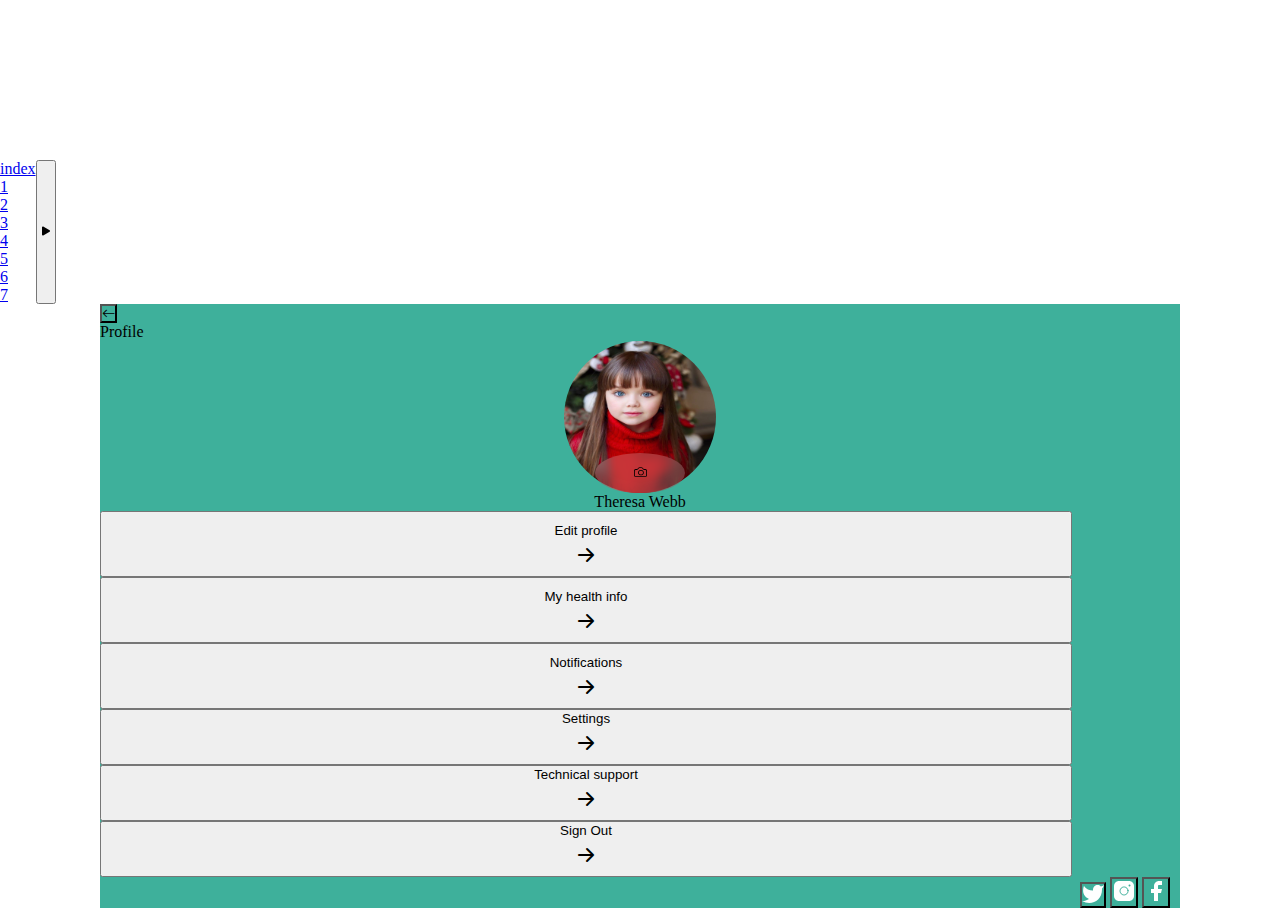
<file: Profile.html>
<!DOCTYPE html>
<html lang="en">
<head>
    <meta charset="UTF-8">
    <meta http-equiv="X-UA-Compatible" content="IE=edge">
    <meta name="viewport" content="width=device-width, initial-scale=1.0">
    <link rel="stylesheet" href="https://cdn.jsdelivr.net/npm/bootstrap-icons@1.3.0/font/bootstrap-icons.css">
    <link href="https://cdn.jsdelivr.net/npm/bootstrap@5.0.2/dist/css/bootstrap.min.css" rel="stylesheet" integrity="sha384-EVSTQN3/azprG1Anm3QDgpJLIm9Nao0Yz1ztcQTwFspd3yD65VohhpuuCOmLASjC" crossorigin="anonymous">
    <link rel="stylesheet" href="/css/style.css">
    <style>
        .font-weight-500{
        font-weight:500
        }
        .w-90{
            width: 90%;
        }
    </style>
    <title>Profile</title>
</head>
<body>
    <div id="nav" class="bg-white position-fixed " style="width: 7%;margin-top:10rem ;display: flex;left: -5%;z-index: 10000000;">
        
        <ul class="nav flex-column w-75">
            <li class="nav-item">
              <a class="nav-link active " aria-current="page" href="/index.html">index</a>
            </li>
            <li class="nav-item">
              <a class="nav-link " href="signin.html">1</a>
            </li>
            <li class="nav-item">
              <a class="nav-link " href="Profile.html">2</a>
            </li>
            <li class="nav-item">
              <a class="nav-link  " href="Kickcenter.html">3</a>
            </li>
            <li class="nav-item">
                <a class="nav-link " href="Howyouare.html">4</a>
              </li>
              <li class="nav-item">
                <a class="nav-link " href="Getstart.html">5</a>
              </li>
              <li class="nav-item">
                <a class="nav-link " href="Dashboard.html">6</a>
              </li>
              <li class="nav-item">
                <a class="nav-link " href="contractiontimer.html">7</a>
              </li>
          </ul>
        <button onclick="btn()" class="w-25 border-0 bg-white"><svg xmlns="http://www.w3.org/2000/svg" width="16" height="16" fill="currentColor" class="bi bi-play-fill" viewBox="0 0 16 16">
            <path d="m11.596 8.697-6.363 3.692c-.54.313-1.233-.066-1.233-.697V4.308c0-.63.692-1.01 1.233-.696l6.363 3.692a.802.802 0 0 1 0 1.393z"/>
          </svg></button>
    </div>
    <div  style="background-color:#3EB09B ;margin: auto 100px;">
            <div class="container">
                <div class="ms-2 d-flex  mt-3 ">
                    <div  style="width: 40%;">
                        <button class="border-0" style="background-color: rgba(62, 176, 155, 0);"><i class="bi bi-arrow-left col-1 display-1 text-white" ></i></button>
                            
                    </div>
                    <p class=" w-25 display-5 my-auto text-white ps-lg-4" >Profile</p>
                        
                
            
        </div>
         <div class="mt-3 " style="padding-left: auto;padding-right: auto; text-align: center;">
            <div class="ellipse" style="background-image: url(/img/girl112.jpeg);background-repeat: no-repeat;background-size:cover;">
                <button class="ellipse1"><i class="bi bi-camera"></i></button>
            </div>
            <p class="font-weight-500 text-white align-items-center">Theresa Webb</p>
        </div>
        <div>
            <button class="w-90 p-2 border border-dark bg-white m-auto rounded d-flex justify-content-between">
                <p class="m-lg-1 pt-10">Edit profile</p>
                <i class="bi bi-arrow-right-short font-size-2r" ></i>
                    
            </button>
            <button class="w-90 p-2 border border-dark bg-white m-auto rounded d-flex justify-content-between mt-2">
                <p class="m-lg-1 pt-10">My health info</p>
                <i class="bi bi-arrow-right-short font-size-2r" ></i>   
            </button>
            <button class="w-90 p-2 border border-dark bg-white m-auto rounded d-flex justify-content-between mt-2">
                <p class="m-lg-1 pt-10" >Notifications</p>
                <i class="bi bi-arrow-right-short font-size-2r" style="font-size: 2rem;"></i>   
            </button>
            <button class="w-90 p-2 border border-dark bg-white m-auto rounded d-flex justify-content-between mt-2">
                <p class="m-lg-1 pt-2" >Settings</p>
                <i class="bi bi-arrow-right-short font-size-2r" ></i>                      
            </button>
            <button class="w-90 p-2 border border-dark bg-white m-auto rounded d-flex justify-content-between mt-2">
                <p class="m-lg-1 pt-2" >Technical support</p>
                <i class="bi bi-arrow-right-short font-size-2r" ></i>                     
            </button>
            <button class="w-90 p-2 border border-dark bg-white m-auto rounded d-flex justify-content-between mt-2">
                <p class="m-lg-1 text-danger pt-2" >Sign Out</p>
                <i class="bi bi-arrow-right-short font-size-2r" ></i>                       
            </button>
            

            
        </div>
        <div class="mt-2" style="text-align:end;    margin-right: 10px">
           <button class="border-0 "  style="background-color: rgba(62, 176, 155, 0);">
                <svg width="22" height="19" viewBox="0 0 22 19" fill="none" xmlns="http://www.w3.org/2000/svg">
                    <path d="M22 0.999985C21.0424 1.67546 19.9821 2.19209 18.86 2.52999C18.2577 1.8375 17.4573 1.34668 16.567 1.12391C15.6767 0.901145 14.7395 0.957181 13.8821 1.28444C13.0247 1.6117 12.2884 2.19439 11.773 2.9537C11.2575 3.71302 10.9877 4.61232 11 5.52998V6.52998C9.24263 6.57555 7.50127 6.1858 5.93101 5.39543C4.36074 4.60506 3.01032 3.43862 2 1.99998C2 1.99998 -2 11 7 15C4.94053 16.398 2.48716 17.0989 0 17C9 22 20 17 20 5.49998C19.9991 5.22144 19.9723 4.94358 19.92 4.66999C20.9406 3.66348 21.6608 2.3927 22 0.999985Z" fill="white"/>
                </svg>
            </button> 
            <button class="border-0 "  style="background-color: rgba(62, 176, 155, 0);">
                <svg width="24" height="24" viewBox="0 0 24 24" fill="none" xmlns="http://www.w3.org/2000/svg">
                <path d="M17 2H7C4.23858 2 2 4.23858 2 7V17C2 19.7614 4.23858 22 7 22H17C19.7614 22 22 19.7614 22 17V7C22 4.23858 19.7614 2 17 2Z" fill="white"/>
                <path d="M16 11.37C16.1234 12.2022 15.9812 13.0522 15.5937 13.799C15.2062 14.5458 14.5931 15.1514 13.8416 15.5297C13.0901 15.9079 12.2384 16.0396 11.4077 15.9059C10.5771 15.7723 9.80971 15.3801 9.21479 14.7852C8.61987 14.1902 8.22768 13.4229 8.09402 12.5922C7.96035 11.7615 8.09202 10.9099 8.47028 10.1584C8.84854 9.40685 9.45414 8.79374 10.2009 8.40624C10.9477 8.01874 11.7977 7.87658 12.63 8C13.4789 8.12588 14.2648 8.52146 14.8716 9.1283C15.4785 9.73515 15.8741 10.5211 16 11.37Z" stroke="#3EB09B" stroke-linecap="round" stroke-linejoin="round"/>
                <path d="M17.5 6.5H17.51" stroke="#3EB09B" stroke-width="2" stroke-linecap="round" stroke-linejoin="round"/>
            </svg>
            </button>
            <button class="border-0 "  style="background-color: rgba(62, 176, 155, 0);">
                <svg width="24" height="24" viewBox="0 0 24 24" fill="none" xmlns="http://www.w3.org/2000/svg">
                <path d="M18 2H15C13.6739 2 12.4021 2.52678 11.4645 3.46447C10.5268 4.40215 10 5.67392 10 7V10H7V14H10V22H14V14H17L18 10H14V7C14 6.73478 14.1054 6.48043 14.2929 6.29289C14.4804 6.10536 14.7348 6 15 6H18V2Z" fill="white"/>
                </svg>
            </button>
                
                
                
        </div> 
    </div>
    <script>
        let i=0
    function btn(){
        i++
         if(!(i%2)==0){
        const myElement = document.getElementById("nav");
      return  myElement.style.left = 0;
    } if(i%2==0){
            const myElement = document.getElementById("nav");
      return   myElement.style.left = "-5%";
        } 
        
    }
</script>
</body>
</html>
</file>
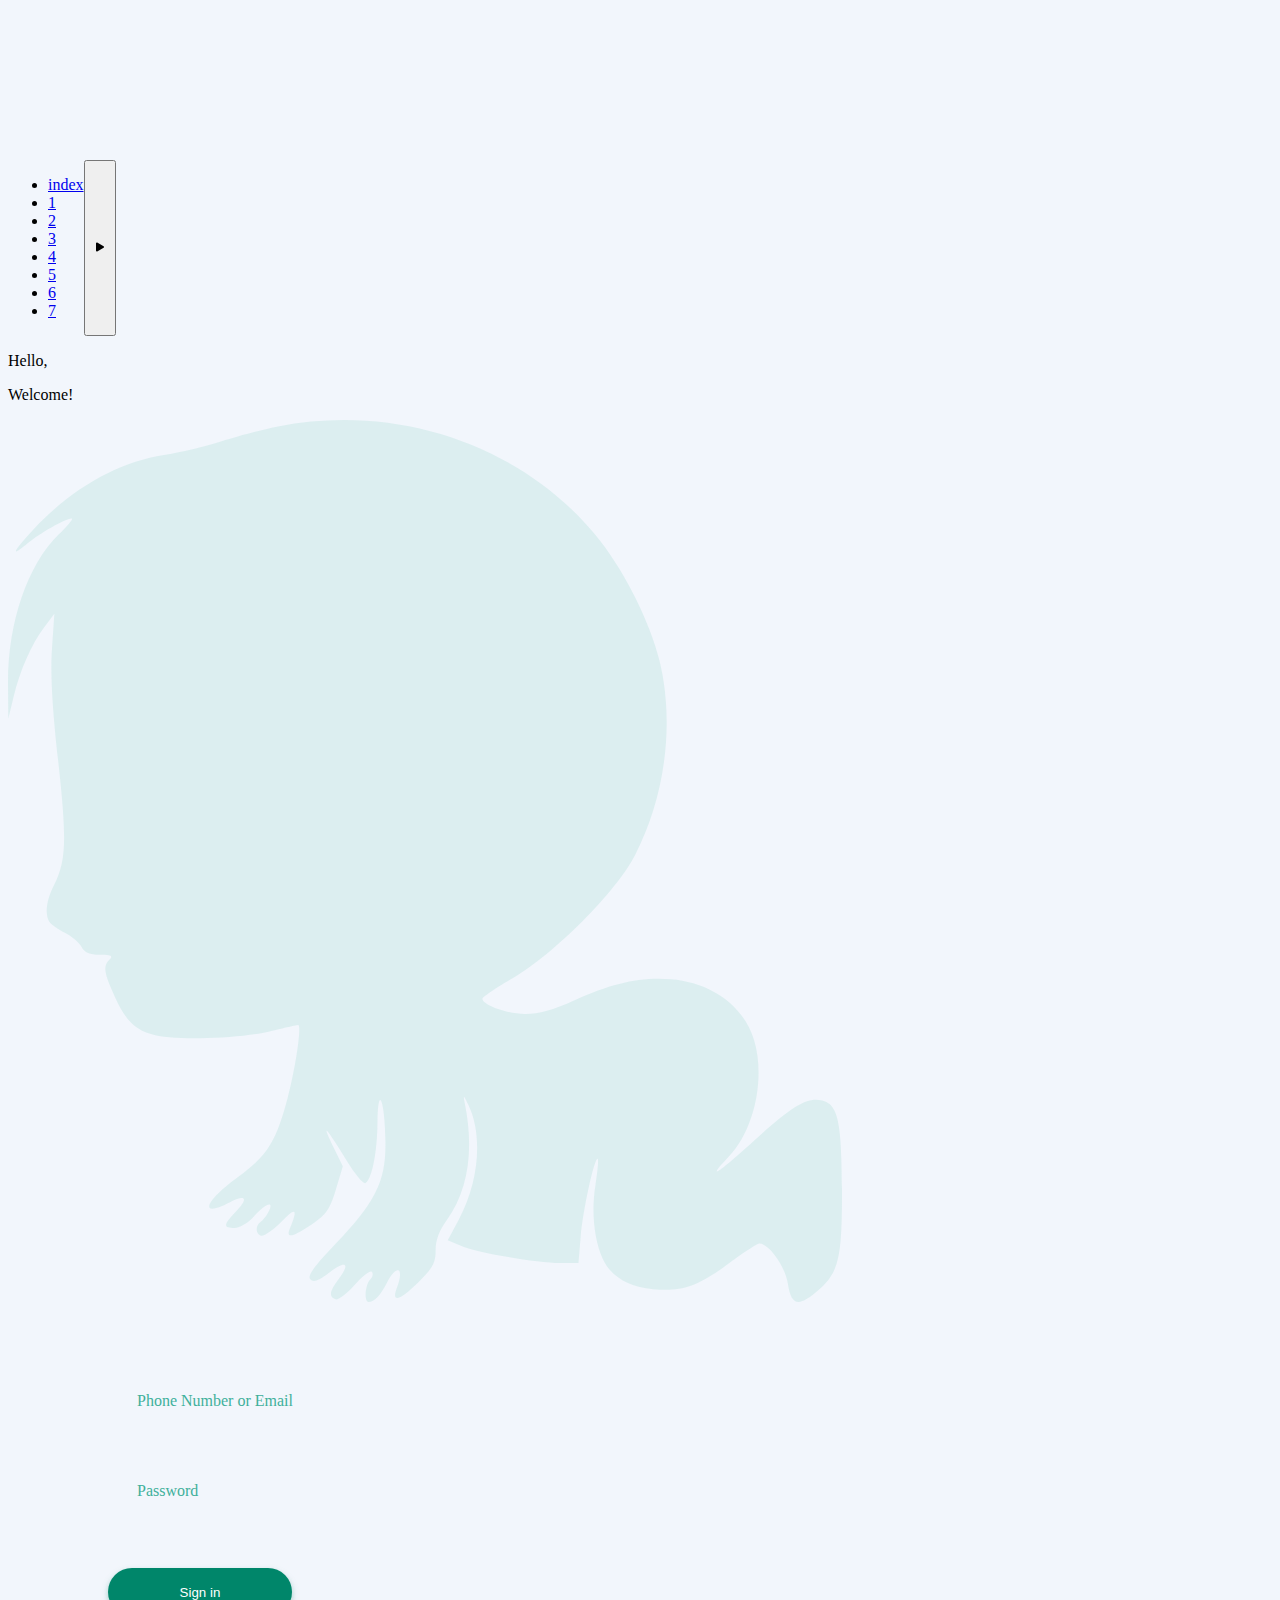
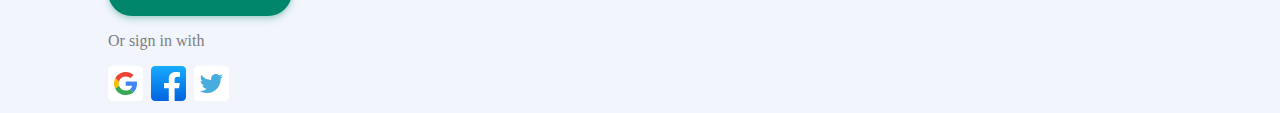
<file: signin.html>
<!DOCTYPE html>
<html lang="en">
<head>
    <meta charset="UTF-8">
    <meta http-equiv="X-UA-Compatible" content="IE=edge">
    <link href="https://cdn.jsdelivr.net/npm/bootstrap@5.0.2/dist/css/bootstrap.min.css" rel="stylesheet" integrity="sha384-EVSTQN3/azprG1Anm3QDgpJLIm9Nao0Yz1ztcQTwFspd3yD65VohhpuuCOmLASjC" crossorigin="anonymous">
    <meta name="viewport" content="width=device-width, initial-scale=1.0">
    <style>
        .inputss-1{
    border: 0;
    background-color: #F2F6FC;
    color: #3EB09B;
    font-family: 'Noto Sans';
    font-style: normal;
    font-weight: 400;
    font-size: 16px;
    line-height: 150%;
    margin-right: 100px;
    }
    .buttonss-1{
    background: #00866A;
    box-shadow: 0px 4px 8px rgba(0, 134, 106, 0.18), 0px 2px 4px rgba(0, 134, 106, 0.18);
    border-radius: 30px;
    width: 184px;
    height: 48px;
    margin-left: 100px;
    margin-top: 32px;
    border: 0px;
    color: white;
    }
    .input-sign{
    margin-top: 50px;
    margin-left: 95px;
    display: grid;
    }
    </style>
    <title>signin</title>
</head>
<body style="background-color: #F2F6FC;">
    <div id="nav" class="bg-white position-fixed " style="width: 7%;margin-top:10rem ;display: flex;left: -5%;z-index: 10000000;">
        
        <ul class="nav flex-column w-75">
            <li class="nav-item">
              <a class="nav-link active " aria-current="page" href="/index.html">index</a>
            </li>
            <li class="nav-item">
              <a class="nav-link " href="signin.html">1</a>
            </li>
            <li class="nav-item">
              <a class="nav-link " href="Profile.html">2</a>
            </li>
            <li class="nav-item">
              <a class="nav-link  " href="Kickcenter.html">3</a>
            </li>
            <li class="nav-item">
                <a class="nav-link " href="Howyouare.html">4</a>
              </li>
              <li class="nav-item">
                <a class="nav-link " href="Getstart.html">5</a>
              </li>
              <li class="nav-item">
                <a class="nav-link " href="Dashboard.html">6</a>
              </li>
              <li class="nav-item">
                <a class="nav-link " href="contractiontimer.html">7</a>
              </li>
          </ul>
        <button onclick="btn()" class="w-25 border-0 bg-white"><svg xmlns="http://www.w3.org/2000/svg" width="16" height="16" fill="currentColor" class="bi bi-play-fill" viewBox="0 0 16 16">
            <path d="m11.596 8.697-6.363 3.692c-.54.313-1.233-.066-1.233-.697V4.308c0-.63.692-1.01 1.233-.696l6.363 3.692a.802.802 0 0 1 0 1.393z"/>
          </svg></button>
    </div>
    <div class="d-flex justify-content-between mt-sm-auto my-sm-5">
        <div class="my-auto " >
            <p class="display-1 text-success ps-5 ">Hello,</p>
            <p class="display-1 text-success ps-5">Welcome!</p>
         </div>
                 <img src="/img/baby.svg" alt="" class="mb-2 w-50 me-5  mt-lg-2  mt-sm-50 pe-xs-5" style="height:auto;width:66%;" >
    </div>
    <div class="input-sign">
        <input   type="text" style="margin:2rem;margin-right: 100px;" class="border-bottom inputss-1" value="Phone Number or Email">
        <input   type="text" style="margin:2rem;margin-right: 100px;" class="border-bottom inputss-1" value="Password">
    </div>
    <div>
        <button class="buttonss-1">Sign in</button>
        <p class="mt-2 " style="color: #7C7C7C;margin-left: 100px;">Or sign in with</p>
    </div>
    <div style="margin-left: 100px;">
        <svg width="121" height="35" viewBox="0 0 121 35" fill="none" xmlns="http://www.w3.org/2000/svg">
            <path d="M0 4C0 1.79086 1.79086 0 4 0H31C33.2091 0 35 1.79086 35 4V31C35 33.2091 33.2091 35 31 35H4C1.79086 35 0 33.2091 0 31V4Z" fill="white"/>
            <path d="M29.0001 17.7555C29.0001 16.8099 28.9218 16.1199 28.7523 15.4044H17.7347V19.6721H24.2018C24.0715 20.7327 23.3674 22.3299 21.8027 23.4032L21.7808 23.5461L25.2644 26.1908L25.5057 26.2144C27.7222 24.2082 29.0001 21.2566 29.0001 17.7555Z" fill="#4285F4"/>
            <path d="M17.734 29.0001C20.9024 29.0001 23.5622 27.9778 25.505 26.2145L21.802 23.4033C20.8111 24.0805 19.4812 24.5533 17.734 24.5533C14.6309 24.5533 11.9971 22.5472 11.0583 19.7744L10.9207 19.7859L7.29841 22.5331L7.25104 22.6622C9.18072 26.4189 13.1444 29.0001 17.734 29.0001Z" fill="#34A853"/>
            <path d="M11.0589 19.7745C10.8112 19.0589 10.6678 18.2922 10.6678 17.5C10.6678 16.7077 10.8112 15.9411 11.0459 15.2256L11.0393 15.0732L7.37167 12.2818L7.25167 12.3377C6.45636 13.8966 6 15.6472 6 17.5C6 19.3528 6.45636 21.1033 7.25167 22.6622L11.0589 19.7745Z" fill="#FBBC05"/>
            <path d="M17.7341 10.4466C19.9376 10.4466 21.424 11.3794 22.2715 12.1589L25.5833 8.99001C23.5493 7.13723 20.9024 6 17.7341 6C13.1445 6 9.18073 8.5811 7.25104 12.3377L11.0453 15.2256C11.9972 12.4528 14.6309 10.4466 17.7341 10.4466Z" fill="#EB4335"/>
            <path d="M43 4C43 1.79086 44.7908 0 47 0H73.9999C76.2091 0 77.9999 1.79086 77.9999 4V31C77.9999 33.2091 76.2091 35 73.9999 35H47C44.7908 35 43 33.2091 43 31V4Z" fill="url(#paint0_linear_807_622)"/>
            <path d="M70.9516 22.1893L71.7808 16.9806H66.5936V13.6019C66.5936 12.1766 67.3169 10.7864 69.6402 10.7864H72V6.35194C72 6.35194 69.8593 6 67.8137 6C63.5398 6 60.7489 8.49524 60.7489 13.0107V16.9806H56V22.1893H60.7489V35H64C64.9936 35 66.5936 35 66.5936 35V22.1893H70.9516Z" fill="white"/>
            <path d="M85.9999 4C85.9999 1.79086 87.7908 0 89.9999 0H117C119.209 0 121 1.79086 121 4V31C121 33.2091 119.209 35 117 35H89.9999C87.7908 35 85.9999 33.2091 85.9999 31V4Z" fill="white"/>
            <path d="M99.2193 27C96.5619 27 94.0849 26.2227 91.9999 24.8816C93.7701 24.9968 96.8941 24.7209 98.8372 22.857C95.9141 22.7221 94.5959 20.4675 94.4239 19.5041C94.6723 19.6004 95.8568 19.716 96.5255 19.4462C93.163 18.5984 92.6472 15.6308 92.7618 14.7252C93.3923 15.1684 94.4621 15.3225 94.8824 15.284C91.7492 13.0294 92.8764 9.63793 93.4305 8.90568C95.679 12.0385 99.0488 13.7979 103.218 13.8958C103.139 13.5491 103.098 13.1882 103.098 12.8174C103.098 10.1568 105.236 8 107.874 8C109.252 8 110.494 8.5888 111.366 9.53061C112.287 9.31357 113.673 8.80549 114.35 8.36613C114.009 9.59939 112.945 10.6282 112.302 11.0095C112.308 11.0225 112.297 10.9965 112.302 11.0095C112.867 10.9236 114.396 10.6281 115 10.216C114.701 10.9089 113.574 12.0608 112.649 12.7057C112.821 20.3401 107.013 27 99.2193 27Z" fill="#47ACDF"/>
            <defs>
            <linearGradient id="paint0_linear_807_622" x1="60.5813" y1="-4.28139e-06" x2="60.5813" y2="34.7349" gradientUnits="userSpaceOnUse">
            <stop stop-color="#18ACFE"/>
            <stop offset="1" stop-color="#0163E0"/>
            </linearGradient>
            </defs>
            </svg>
            
    </div>
    <script>
            let i=0
        function btn(){
            i++
             if(!(i%2)==0){
            const myElement = document.getElementById("nav");
          return  myElement.style.left = 0;
        } if(i%2==0){
                const myElement = document.getElementById("nav");
          return   myElement.style.left = "-5%";
            } 
            
        }
    </script>
</body>
</html>
</file>
<file: css/style.css>
*{
    margin: 0px;
    padding: 0px;
}
/*utilities*/
.font-figma{
    font-family: 'Noto Sans';
    font-style: normal;
}
.ml-100{
    margin-left: 100px;
}
.ml-24{
    margin-left: 24px;
}
.mr-24{
    margin-right: 24px;
}
.ml-16{
    margin-left: 16px;
}
.mr-16{
    margin-right: 16px;
}
.mt-24{
    margin-top: 24px;
}
.mt-26{
    margin-top: 26px;
}
.mt-8{
    margin-top: 8px;
}
.mr-118{
    margin-right: 118px;
}
.mt-37{
    margin-top: 37px;
}
.mt-72{
    margin-top: 72px;
}
.w-90{
    width: 328px;
}
.mt-16{
    margin-top: 16px;
}
.mt-32{
    margin-top: 32px;
}
.mt-100{
    margin-top: 100px;
}
.font-weight-500{
    font-weight:500
}
.text-align-end{
    text-align:end;
}
.text-align-center{
    text-align:center;
}
.text-align-left{
    text-align:left;
}
.mr-100{
    margin-right: 100px;
}
.font-family-sans{
    font-family: 'Noto Sans';
}
.font-style-normal{
    font-style: normal;
}
.line-height-150{
    line-height: 150%;
}
.line-height-22{
    line-height: 22px;
}
.font-weight-500{
    font-weight: 500;
}
.font-weight-400{
    font-weight: 400;
}
.ml-8{
    margin-left: 8px;
}
.w-40{
    width: 40%;
}
.w-30{
    width: 30%;
}
.w-20{
    width: 20%;
}
.w-60{
    width: 60%;
}
.w-70{
    width: 70%;
}
.w-80{
    width: 80%;
}
.w-90{
    width: 90%;
}
.ml-50{
    margin-left: 50px;
}
.mt-4px{
    margin-top: 4px;
}
.mt-50{
    margin-top: 50px;
}
.w-33{
    width: 33%;
}
.w-80{
    width: 80%;
}
.w-90{
    width: 90%;
}
.mtb-auto{
    margin-top: auto;
    margin-bottom: auto;
}
.pt-10{
    padding-top: 10px;
}
.font-size-2r{
    font-size: 2rem;
}
.mt-200{
    margin-top: 200px;
}
.background-0{
    background-color: rgba(62, 176, 155, 0);
}
/*Mobile*/
#mobile{

    width: 360px;
    height: 640px;
    margin-bottom: 1rem;
    margin-top: 1rem;
    background-color: #F2F6FC;
    border: 1px double black;
    margin-left: auto;
    margin-right: auto;
}

/*Profile*/



.ellipse{
    border: 0px;
    background: rgba(255, 255, 255, 0.2);
    backdrop-filter: blur(4px);
    border-radius: 50%;
    width: 152px;
    height: 152px;
    margin: auto;
}
.ellipse1{
    border: 0px;
    background: rgba(255, 255, 255, 0.2);
    backdrop-filter: blur(4px);
    border-radius: 50%;
    width: 90px;
    height: 40px;
    margin-top: 7rem;
}

/*Getstart*/

.d-gs2{
   background-image: url(/img/Vector.png);
   width: 100%;
   height: 18rem;
}
#b-sg{
    width: 328px;
    height: 48px;
    border: 0;
    color: white;
}
    
/*signin*/
#p{
    padding: 0px;
    margin: 0px;
    font-family: 'Noto Sans';
    font-style: normal;
    font-weight: 600;
    font-size: 100px;
    line-height: 150%;
    color: #3EB09B;
    margin-left: 100px;
}
.input-sign{
    margin-top: 50px;
    margin-left: 95px;
    display: grid;
}
#input-1{
    border: 0;
    background-color: #F2F6FC;
    color: #3EB09B;
    font-family: 'Noto Sans';
    font-style: normal;
    font-weight: 400;
    font-size: 16px;
    line-height: 150%;
    margin-right: 100px;
}
#button-1{
    background: #00866A;
    box-shadow: 0px 4px 8px rgba(0, 134, 106, 0.18), 0px 2px 4px rgba(0, 134, 106, 0.18);
    border-radius: 30px;
    width: 184px;
    height: 48px;
    margin-left: 100px;
    margin-top: 32px;
    border: 0px;
    color: white;
}

/*Dashboard*/
#p-2{
    font-family: 'Noto Sans';
    font-style: normal;
    font-weight: 500;
    font-size: 50px;
    line-height: 150%;

    color: #25396F;
}
#p-3{
    font-family: 'Noto Sans';
    font-style: normal;
    font-weight: 600;
    font-size: 64px;
    line-height: 150%;
    
    color: #25396F;
}
#div-1{
    background-image: url(/img/backg1.png);
    width: 100%;
    height: 4rem;
}
#p-4{
    font-family: 'Noto Sans';
    font-style: normal;
    font-weight: 500;
    font-size: 40px;
    line-height: 150%;

    color: #FFFFFF;

}
#div-2{
    background: #FFFFFF;
    height: 16.7rem;
    width: 100%;
}
#div-3{
    background: #FFFFFF;
    width: 100%;
    height: 100%;
}
/*kickcenter*/
#div-4{
    background-image: url(/img/backgrand1.png);
    height: 100%;
    background-repeat: no-repeat;
    background-size:cover;
}
/*contractiontimer*/
#div-5{
    background-image: url(/img/backgrand2.png);
    height: 100%;
    background-repeat: no-repeat;
    background-size:cover;
}
/* Howyouare */
#button-img{
    background-image: url(/img/search.png);
    width: 3rem;
    height: 3rem;
    justify-content: end;
    background-repeat: no-repeat;
    background-size:cover;
    border: 0;
    border-radius: 10px;
    box-shadow: 0px 2px 8px rgba(57, 138, 165, 0.08), 0px 4px 4px rgba(57, 138, 165, 0.08);
}
#button-img-1{
    background-image: url(/img/search-1.png);
    width: 3rem;
    height: 3rem;
    justify-content: end;
    background-repeat: no-repeat;
    background-size:cover;
    border: 0;
    border-radius: 10px;
    box-shadow: 0px 2px 8px rgba(57, 138, 165, 0.08), 0px 4px 4px rgba(57, 138, 165, 0.08);
}
#button-img-2{
    background-image: url(/img/search-2.png);
    width: 3rem;
    height: 3rem;
    justify-content: end;
    background-repeat: no-repeat;
    background-size:cover;
    border: 0;
    border-radius: 10px;
    box-shadow: 0px 2px 8px rgba(57, 138, 165, 0.08), 0px 4px 4px rgba(57, 138, 165, 0.08);
}
#button-img-3{
    background-image: url(/img/calender.png);
    width: 3rem;
    height: 3rem;
    justify-content: end;
    background-repeat: no-repeat;
    background-size:cover;
    border: 0;
    border-radius: 10px;
    box-shadow: 0px 2px 8px rgba(57, 138, 165, 0.08), 0px 4px 4px rgba(57, 138, 165, 0.08);
}
#button-img-4{
    background-image: url(/img/calender-1.png);
    width: 3rem;
    height: 3rem;
    justify-content: end;
    background-repeat: no-repeat;
    background-size:cover;
    border: 0;
    border-radius: 10px;
    box-shadow: 0px 2px 8px rgba(57, 138, 165, 0.08), 0px 4px 4px rgba(57, 138, 165, 0.08);
}
#button-img-5{
    background-image: url(/img/calender-2.png);
    width: 3rem;
    height: 3rem;
    justify-content: end;
    background-repeat: no-repeat;
    background-size:cover;
    border: 0;
    border-radius: 10px;
    box-shadow: 0px 2px 8px rgba(57, 138, 165, 0.08), 0px 4px 4px rgba(57, 138, 165, 0.08);
}
#button-img-6{
    background-image: url(/img/calender-3.png);
    width: 3rem;
    height: 3rem;
    justify-content: end;
    background-repeat: no-repeat;
    background-size:cover;
    border: 0;
    border-radius: 10px;
    box-shadow: 0px 2px 8px rgba(57, 138, 165, 0.08), 0px 4px 4px rgba(57, 138, 165, 0.08);
}
</file>
